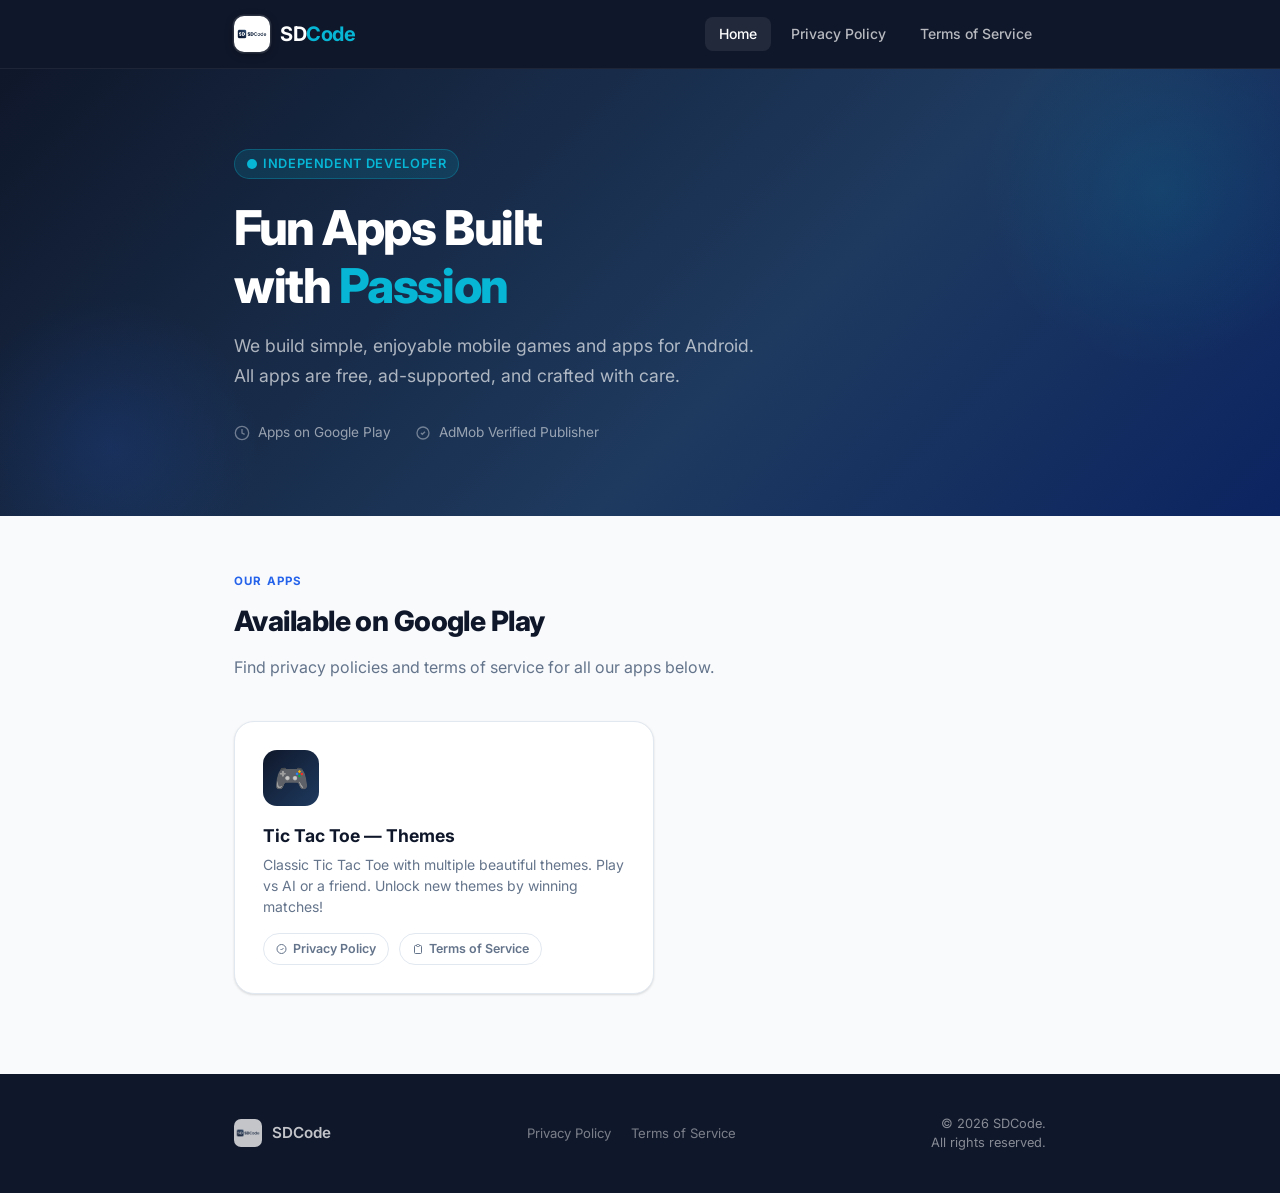
<file: index.html>
<!DOCTYPE html>
<html lang="en">
<head>
  <meta charset="UTF-8" />
  <meta name="viewport" content="width=device-width, initial-scale=1.0" />
  <title>SDCode — Mobile App Developer</title>
  <meta name="description" content="SDCode is an independent mobile app developer publishing fun, free Android games on Google Play." />
  <meta name="robots" content="index, follow" />
  <link rel="canonical" href="https://sdcode-official.github.io/" />

  <!-- Open Graph -->
  <meta property="og:type" content="website" />
  <meta property="og:url" content="https://sdcode-official.github.io/" />
  <meta property="og:title" content="SDCode — Mobile App Developer" />
  <meta property="og:description" content="SDCode is an independent mobile app developer publishing fun, free Android games on Google Play." />
  <meta property="og:image" content="https://sdcode-official.github.io/assets/images/logo.png" />

  <!-- Favicon -->
  <link rel="icon" type="image/png" href="/assets/images/logo.png" />

  <link rel="stylesheet" href="/assets/css/style.css" />
</head>
<body>

  <!-- ── Header ── -->
  <header class="site-header">
    <div class="container">
      <a href="/" class="site-logo">
        <img src="/assets/images/logo.png" alt="SDCode Logo" width="36" height="36" />
        <span class="site-logo-text">SD<span>Code</span></span>
      </a>
      <nav class="site-nav" aria-label="Main navigation">
        <a href="/" class="active">Home</a>
        <a href="/privacy-policy/tic-tac-toe/">Privacy Policy</a>
        <a href="/terms-of-service/tic-tac-toe/">Terms of Service</a>
      </nav>
    </div>
  </header>

  <!-- ── Hero ── -->
  <section class="hero">
    <div class="container">
      <div class="hero-badge">
        <svg width="10" height="10" viewBox="0 0 10 10" fill="currentColor" aria-hidden="true"><circle cx="5" cy="5" r="5"/></svg>
        Independent Developer
      </div>
      <h1>Fun Apps Built<br />with <span>Passion</span></h1>
      <p>We build simple, enjoyable mobile games and apps for Android. All apps are free, ad-supported, and crafted with care.</p>
      <div class="hero-meta">
        <div class="hero-meta-item">
          <svg width="16" height="16" fill="none" stroke="currentColor" stroke-width="2" viewBox="0 0 24 24" aria-hidden="true"><path d="M12 2C6.48 2 2 6.48 2 12s4.48 10 10 10 10-4.48 10-10S17.52 2 12 2z"/><path d="M12 6v6l4 2"/></svg>
          Apps on Google Play
        </div>
        <div class="hero-meta-item">
          <svg width="16" height="16" fill="none" stroke="currentColor" stroke-width="2" viewBox="0 0 24 24" aria-hidden="true"><path d="M9 12l2 2 4-4"/><path d="M21 12c0 4.97-4.03 9-9 9S3 16.97 3 12 7.03 3 12 3s9 4.03 9 9z"/></svg>
          AdMob Verified Publisher
        </div>
      </div>
    </div>
  </section>

  <!-- ── Apps ── -->
  <main class="page-content" id="main-content">
    <div class="container">
      <p class="section-heading">Our Apps</p>
      <h2 class="section-title">Available on Google Play</h2>
      <p class="section-subtitle">Find privacy policies and terms of service for all our apps below.</p>

      <div class="apps-grid apps-grid--single">

        <!-- Tic Tac Toe — Themes -->
        <div class="app-card">
          <div class="app-card-icon" aria-hidden="true">🎮</div>
          <div>
            <div class="app-card-name">Tic Tac Toe — Themes</div>
            <div class="app-card-desc">Classic Tic Tac Toe with multiple beautiful themes. Play vs AI or a friend. Unlock new themes by winning matches!</div>
          </div>
          <div class="app-card-links">
            <a href="/privacy-policy/tic-tac-toe/" class="link-pill">
              <svg width="12" height="12" fill="none" stroke="currentColor" stroke-width="2" viewBox="0 0 24 24" aria-hidden="true"><path d="M9 12l2 2 4-4m5 2a9 9 0 11-18 0 9 9 0 0118 0z"/></svg>
              Privacy Policy
            </a>
            <a href="/terms-of-service/tic-tac-toe/" class="link-pill">
              <svg width="12" height="12" fill="none" stroke="currentColor" stroke-width="2" viewBox="0 0 24 24" aria-hidden="true"><path d="M9 5H7a2 2 0 00-2 2v12a2 2 0 002 2h10a2 2 0 002-2V7a2 2 0 00-2-2h-2M9 5a2 2 0 002 2h2a2 2 0 002-2M9 5a2 2 0 012-2h2a2 2 0 012 2"/></svg>
              Terms of Service
            </a>
          </div>
        </div>

      </div>
    </div>
  </main>

  <!-- ── Footer ── -->
  <footer class="site-footer">
    <div class="container">
      <div class="footer-inner">
        <div class="footer-brand">
          <img src="/assets/images/logo.png" alt="SDCode" width="28" height="28" />
          <span class="footer-brand-name">SDCode</span>
        </div>
        <div class="footer-links">
          <a href="/privacy-policy/tic-tac-toe/">Privacy Policy</a>
          <a href="/terms-of-service/tic-tac-toe/">Terms of Service</a>
        </div>
        <div class="footer-copy">
          &copy; 2026 SDCode.<br />All rights reserved.
        </div>
      </div>
    </div>
  </footer>

</body>
</html>
</file>
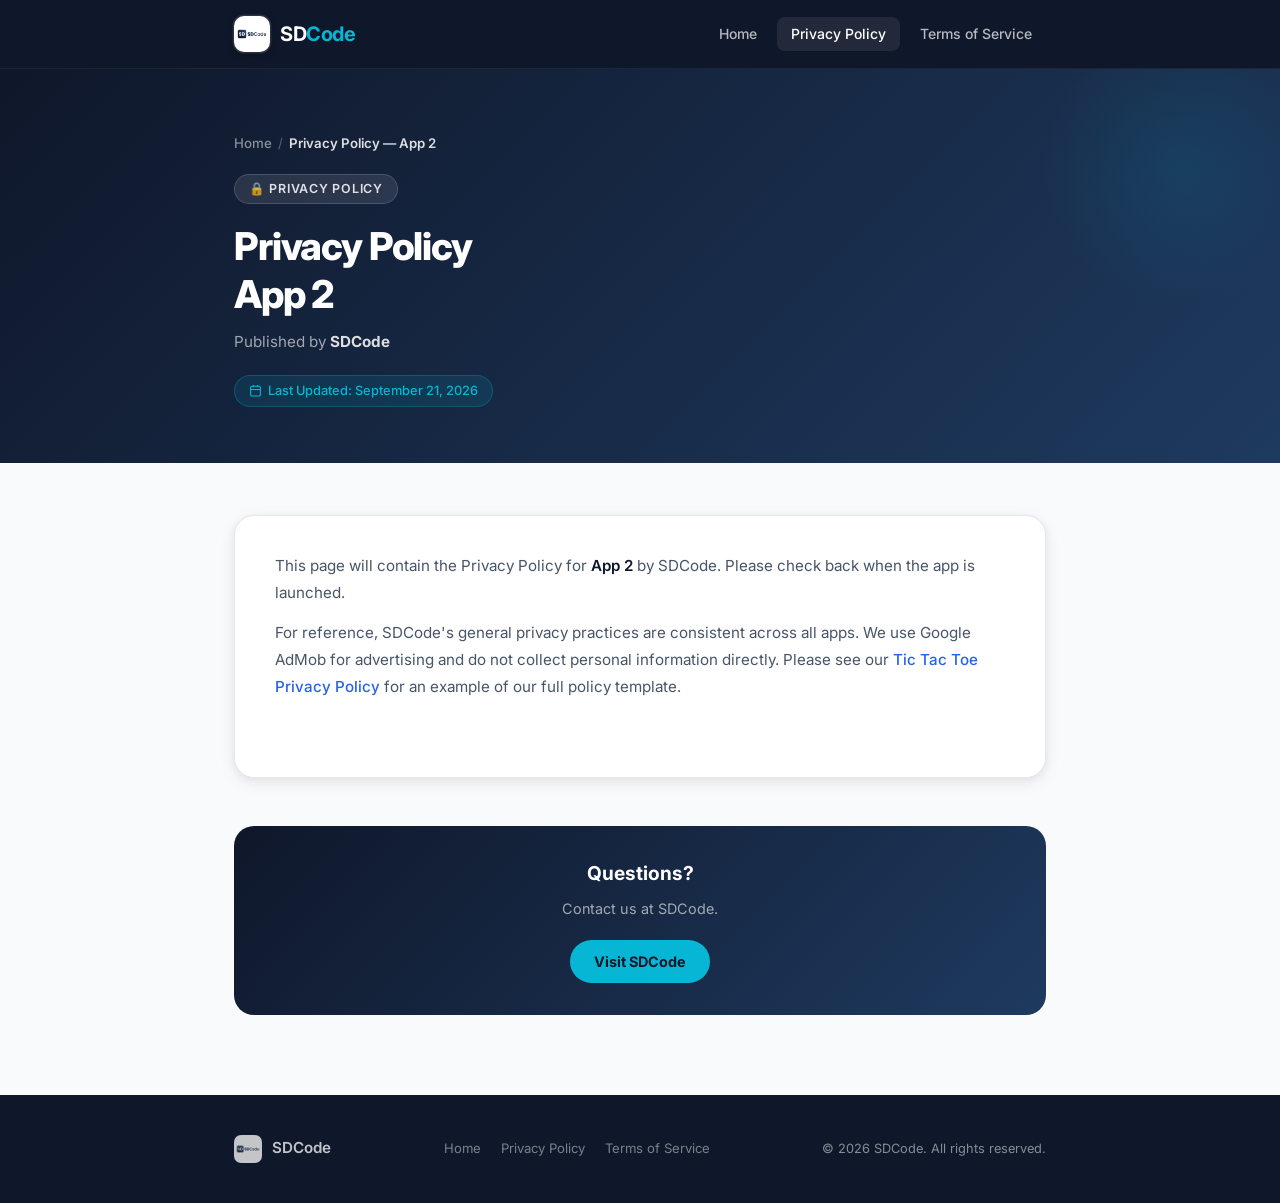
<file: privacy-policy/app-2/index.html>
<!DOCTYPE html>
<html lang="en">
<head>
  <meta charset="UTF-8" />
  <meta name="viewport" content="width=device-width, initial-scale=1.0" />
  <title>Privacy Policy — App 2 | SDCode</title>
  <meta name="description" content="Privacy Policy for App 2 by SDCode." />
  <meta name="robots" content="noindex, nofollow" />
  <link rel="canonical" href="https://sdcode-official.github.io/privacy-policy/app-2/" />
  <link rel="icon" type="image/png" href="/assets/images/logo.png" />
  <link rel="stylesheet" href="/assets/css/style.css" />
</head>
<body>
  <header class="site-header">
    <div class="container">
      <a href="/" class="site-logo">
        <img src="/assets/images/logo.png" alt="SDCode Logo" />
        <span class="site-logo-text">SD<span>Code</span></span>
      </a>
      <nav class="site-nav">
        <a href="/">Home</a>
        <a href="/privacy-policy/app-2/" class="active">Privacy Policy</a>
        <a href="/terms-of-service/app-2/">Terms of Service</a>
      </nav>
    </div>
  </header>
  <section class="policy-header">
    <div class="container">
      <nav class="breadcrumb" style="margin-bottom:20px;padding:0;">
        <a href="/" style="color:rgba(255,255,255,0.5);">Home</a>
        <span class="sep" style="color:rgba(255,255,255,0.3);">/</span>
        <span class="current" style="color:rgba(255,255,255,0.85);">Privacy Policy — App 2</span>
      </nav>
      <div class="policy-badge">🔒 Privacy Policy</div>
      <h1>Privacy Policy<br />App 2</h1>
      <p>Published by <strong style="color:rgba(255,255,255,0.85);">SDCode</strong></p>
      <div class="updated-date">
        <svg width="13" height="13" fill="none" stroke="currentColor" stroke-width="2" viewBox="0 0 24 24"><rect x="3" y="4" width="18" height="18" rx="2"/><path d="M16 2v4M8 2v4M3 10h18"/></svg>
        Last Updated: September 21, 2026
      </div>
    </div>
  </section>
  <main class="policy-body">
    <div class="container">
      <div class="card">
        <div class="policy-section">
          <p>This page will contain the Privacy Policy for <strong>App 2</strong> by SDCode. Please check back when the app is launched.</p>
          <p>For reference, SDCode's general privacy practices are consistent across all apps. We use Google AdMob for advertising and do not collect personal information directly. Please see our <a href="/privacy-policy/tic-tac-toe/">Tic Tac Toe Privacy Policy</a> for an example of our full policy template.</p>
        </div>
      </div>
      <div class="contact-box">
        <h3>Questions?</h3>
        <p>Contact us at SDCode.</p>
        <a href="https://sdcode-official.github.io/" class="btn-contact">Visit SDCode</a>
      </div>
    </div>
  </main>
  <footer class="site-footer">
    <div class="container">
      <div class="footer-inner">
        <div class="footer-brand">
          <img src="/assets/images/logo.png" alt="SDCode" />
          <span class="footer-brand-name">SDCode</span>
        </div>
        <div class="footer-links">
          <a href="/">Home</a>
          <a href="/privacy-policy/app-2/">Privacy Policy</a>
          <a href="/terms-of-service/app-2/">Terms of Service</a>
        </div>
        <div class="footer-copy">&copy; 2026 SDCode. All rights reserved.</div>
      </div>
    </div>
  </footer>
</body>
</html>
</file>
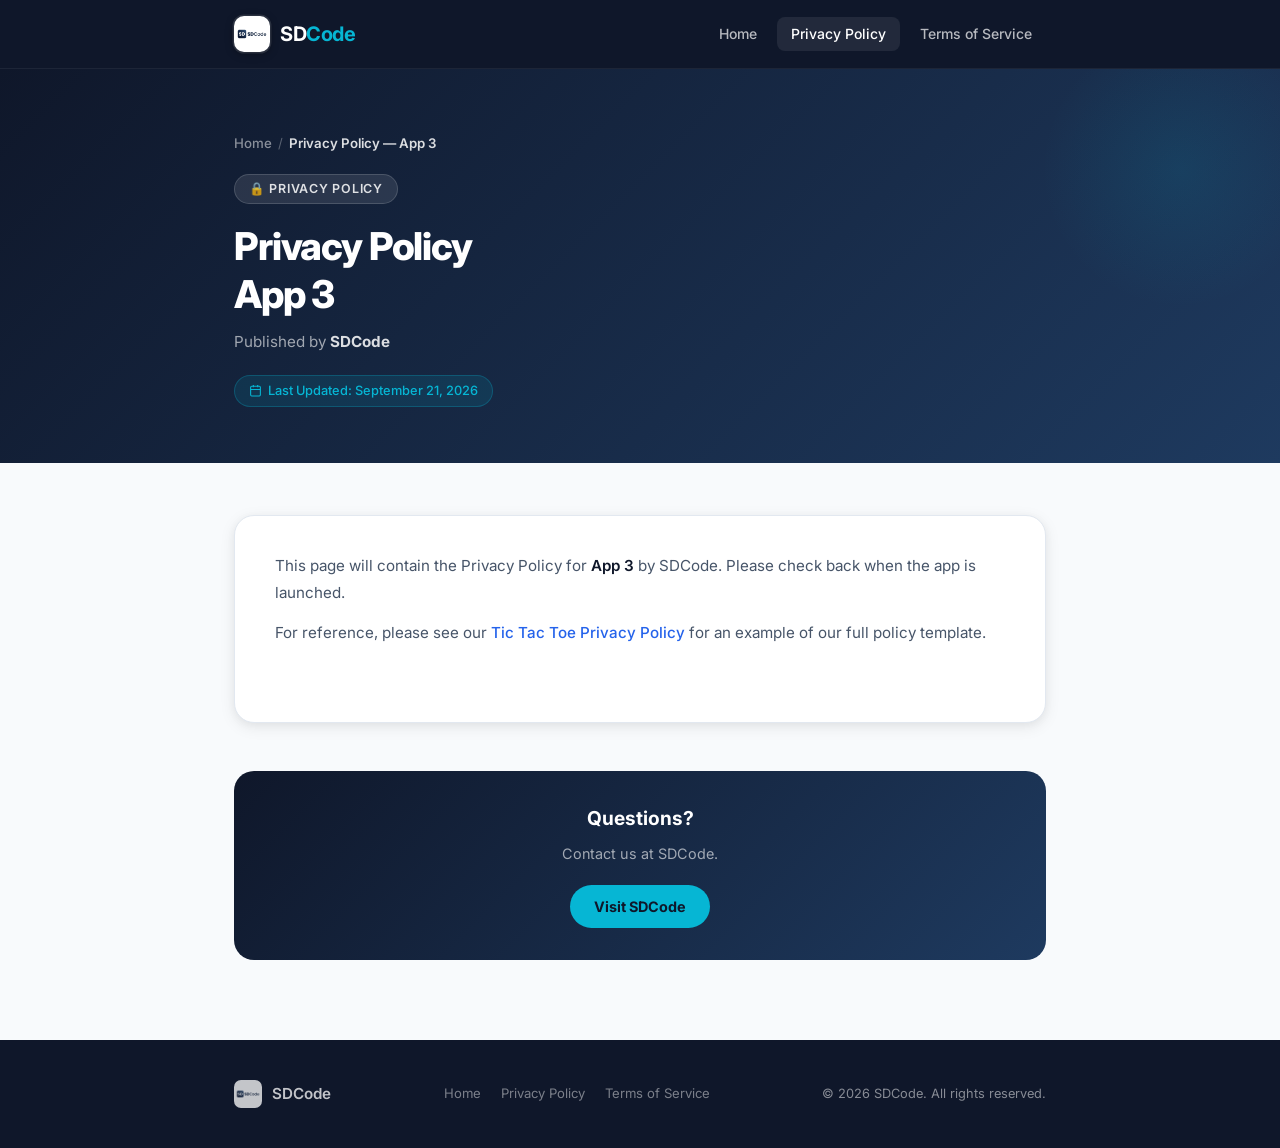
<file: privacy-policy/app-3/index.html>
<!DOCTYPE html>
<html lang="en">
<head>
  <meta charset="UTF-8" />
  <meta name="viewport" content="width=device-width, initial-scale=1.0" />
  <title>Privacy Policy — App 3 | SDCode</title>
  <meta name="description" content="Privacy Policy for App 3 by SDCode." />
  <meta name="robots" content="noindex, nofollow" />
  <link rel="canonical" href="https://sdcode-official.github.io/privacy-policy/app-3/" />
  <link rel="icon" type="image/png" href="/assets/images/logo.png" />
  <link rel="stylesheet" href="/assets/css/style.css" />
</head>
<body>
  <header class="site-header">
    <div class="container">
      <a href="/" class="site-logo">
        <img src="/assets/images/logo.png" alt="SDCode Logo" />
        <span class="site-logo-text">SD<span>Code</span></span>
      </a>
      <nav class="site-nav">
        <a href="/">Home</a>
        <a href="/privacy-policy/app-3/" class="active">Privacy Policy</a>
        <a href="/terms-of-service/app-3/">Terms of Service</a>
      </nav>
    </div>
  </header>
  <section class="policy-header">
    <div class="container">
      <nav class="breadcrumb" style="margin-bottom:20px;padding:0;">
        <a href="/" style="color:rgba(255,255,255,0.5);">Home</a>
        <span class="sep" style="color:rgba(255,255,255,0.3);">/</span>
        <span class="current" style="color:rgba(255,255,255,0.85);">Privacy Policy — App 3</span>
      </nav>
      <div class="policy-badge">🔒 Privacy Policy</div>
      <h1>Privacy Policy<br />App 3</h1>
      <p>Published by <strong style="color:rgba(255,255,255,0.85);">SDCode</strong></p>
      <div class="updated-date">
        <svg width="13" height="13" fill="none" stroke="currentColor" stroke-width="2" viewBox="0 0 24 24"><rect x="3" y="4" width="18" height="18" rx="2"/><path d="M16 2v4M8 2v4M3 10h18"/></svg>
        Last Updated: September 21, 2026
      </div>
    </div>
  </section>
  <main class="policy-body">
    <div class="container">
      <div class="card">
        <div class="policy-section">
          <p>This page will contain the Privacy Policy for <strong>App 3</strong> by SDCode. Please check back when the app is launched.</p>
          <p>For reference, please see our <a href="/privacy-policy/tic-tac-toe/">Tic Tac Toe Privacy Policy</a> for an example of our full policy template.</p>
        </div>
      </div>
      <div class="contact-box">
        <h3>Questions?</h3>
        <p>Contact us at SDCode.</p>
        <a href="https://sdcode-official.github.io/" class="btn-contact">Visit SDCode</a>
      </div>
    </div>
  </main>
  <footer class="site-footer">
    <div class="container">
      <div class="footer-inner">
        <div class="footer-brand">
          <img src="/assets/images/logo.png" alt="SDCode" />
          <span class="footer-brand-name">SDCode</span>
        </div>
        <div class="footer-links">
          <a href="/">Home</a>
          <a href="/privacy-policy/app-3/">Privacy Policy</a>
          <a href="/terms-of-service/app-3/">Terms of Service</a>
        </div>
        <div class="footer-copy">&copy; 2026 SDCode. All rights reserved.</div>
      </div>
    </div>
  </footer>
</body>
</html>
</file>
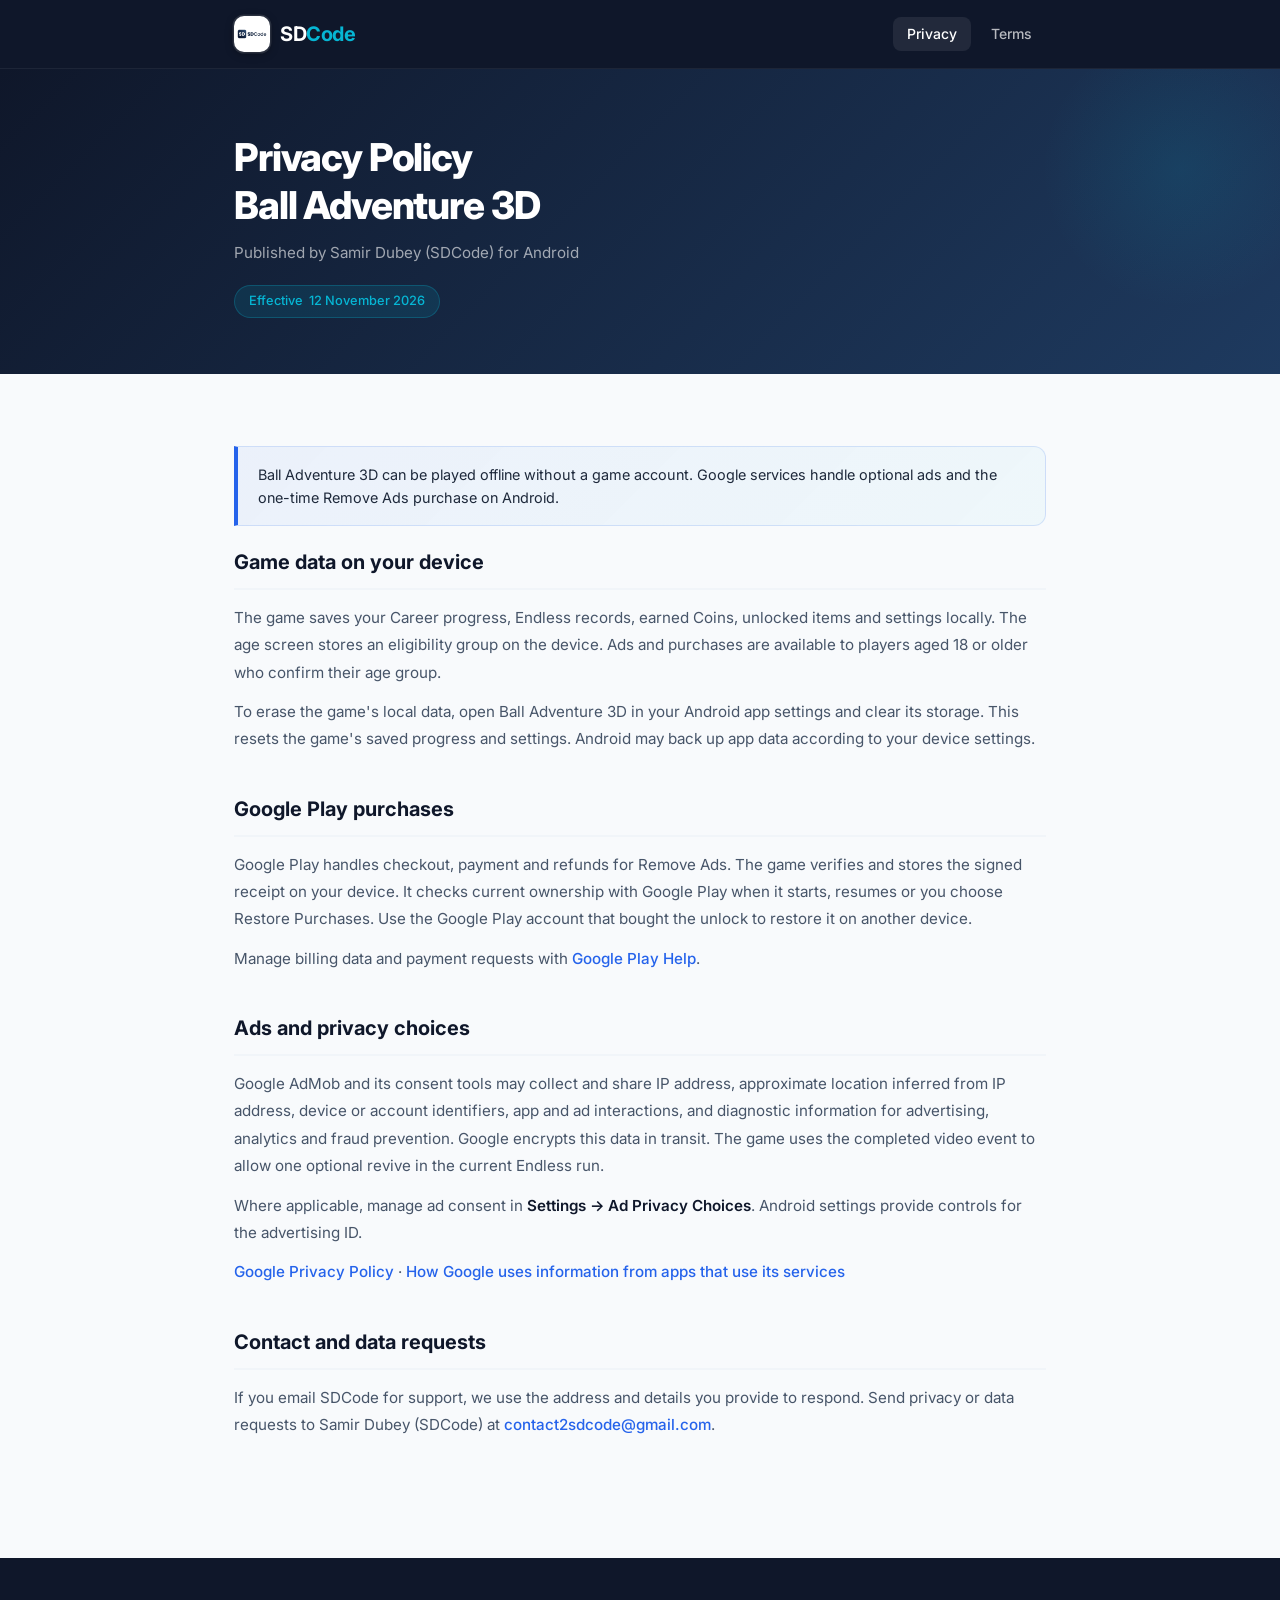
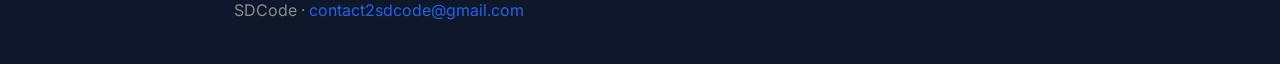
<file: privacy-policy/ball-adventure-3d/index.html>
<!doctype html>
<html lang="en">
<head>
  <meta charset="utf-8">
  <meta name="viewport" content="width=device-width, initial-scale=1">
  <title>Privacy Policy | Ball Adventure 3D</title>
  <meta name="description" content="Privacy Policy for Ball Adventure 3D, the Android game published by SDCode.">
  <link rel="canonical" href="https://sdcode-official.github.io/privacy-policy/ball-adventure-3d/">
  <link rel="icon" href="/assets/images/logo.png" type="image/png">
  <link rel="stylesheet" href="/assets/css/style.css">
</head>
<body>
  <header class="site-header">
    <div class="container">
      <a href="/" class="site-logo"><img src="/assets/images/logo.png" alt="" width="36" height="36"><span class="site-logo-text">SD<span>Code</span></span></a>
      <nav class="site-nav" aria-label="Ball Adventure 3D">
        <a href="/privacy-policy/ball-adventure-3d/" aria-current="page" class="active">Privacy</a>
        <a href="/terms-of-service/ball-adventure-3d/">Terms</a>
      </nav>
    </div>
  </header>
  <div class="policy-header">
    <div class="container">
      <h1>Privacy Policy<br>Ball Adventure 3D</h1>
      <p>Published by Samir Dubey (SDCode) for Android</p>
      <p class="updated-date">Effective <time datetime="2026-11-12">12 November 2026</time></p>
    </div>
  </div>
  <main class="policy-body">
    <div class="container">
      <div class="info-box"><p>Ball Adventure 3D can be played offline without a game account. Google services handle optional ads and the one-time Remove Ads purchase on Android.</p></div>
      <section class="policy-section">
        <h2>Game data on your device</h2>
        <p>The game saves your Career progress, Endless records, earned Coins, unlocked items and settings locally. The age screen stores an eligibility group on the device. Ads and purchases are available to players aged 18 or older who confirm their age group.</p>
        <p>To erase the game's local data, open Ball Adventure 3D in your Android app settings and clear its storage. This resets the game's saved progress and settings. Android may back up app data according to your device settings.</p>
      </section>
      <section class="policy-section">
        <h2>Google Play purchases</h2>
        <p>Google Play handles checkout, payment and refunds for Remove Ads. The game verifies and stores the signed receipt on your device. It checks current ownership with Google Play when it starts, resumes or you choose Restore Purchases. Use the Google Play account that bought the unlock to restore it on another device.</p>
        <p>Manage billing data and payment requests with <a href="https://support.google.com/googleplay/">Google Play Help</a>.</p>
      </section>
      <section class="policy-section">
        <h2>Ads and privacy choices</h2>
        <p>Google AdMob and its consent tools may collect and share IP address, approximate location inferred from IP address, device or account identifiers, app and ad interactions, and diagnostic information for advertising, analytics and fraud prevention. Google encrypts this data in transit. The game uses the completed video event to allow one optional revive in the current Endless run.</p>
        <p>Where applicable, manage ad consent in <strong>Settings → Ad Privacy Choices</strong>. Android settings provide controls for the advertising ID.</p>
        <p><a href="https://policies.google.com/privacy">Google Privacy Policy</a> · <a href="https://policies.google.com/technologies/partner-sites">How Google uses information from apps that use its services</a></p>
      </section>
      <section class="policy-section">
        <h2>Contact and data requests</h2>
        <p>If you email SDCode for support, we use the address and details you provide to respond. Send privacy or data requests to Samir Dubey (SDCode) at <a href="mailto:contact2sdcode@gmail.com">contact2sdcode@gmail.com</a>.</p>
      </section>
    </div>
  </main>
  <footer class="site-footer"><div class="container"><p>SDCode · <a href="mailto:contact2sdcode@gmail.com">contact2sdcode@gmail.com</a></p></div></footer>
</body>
</html>
</file>
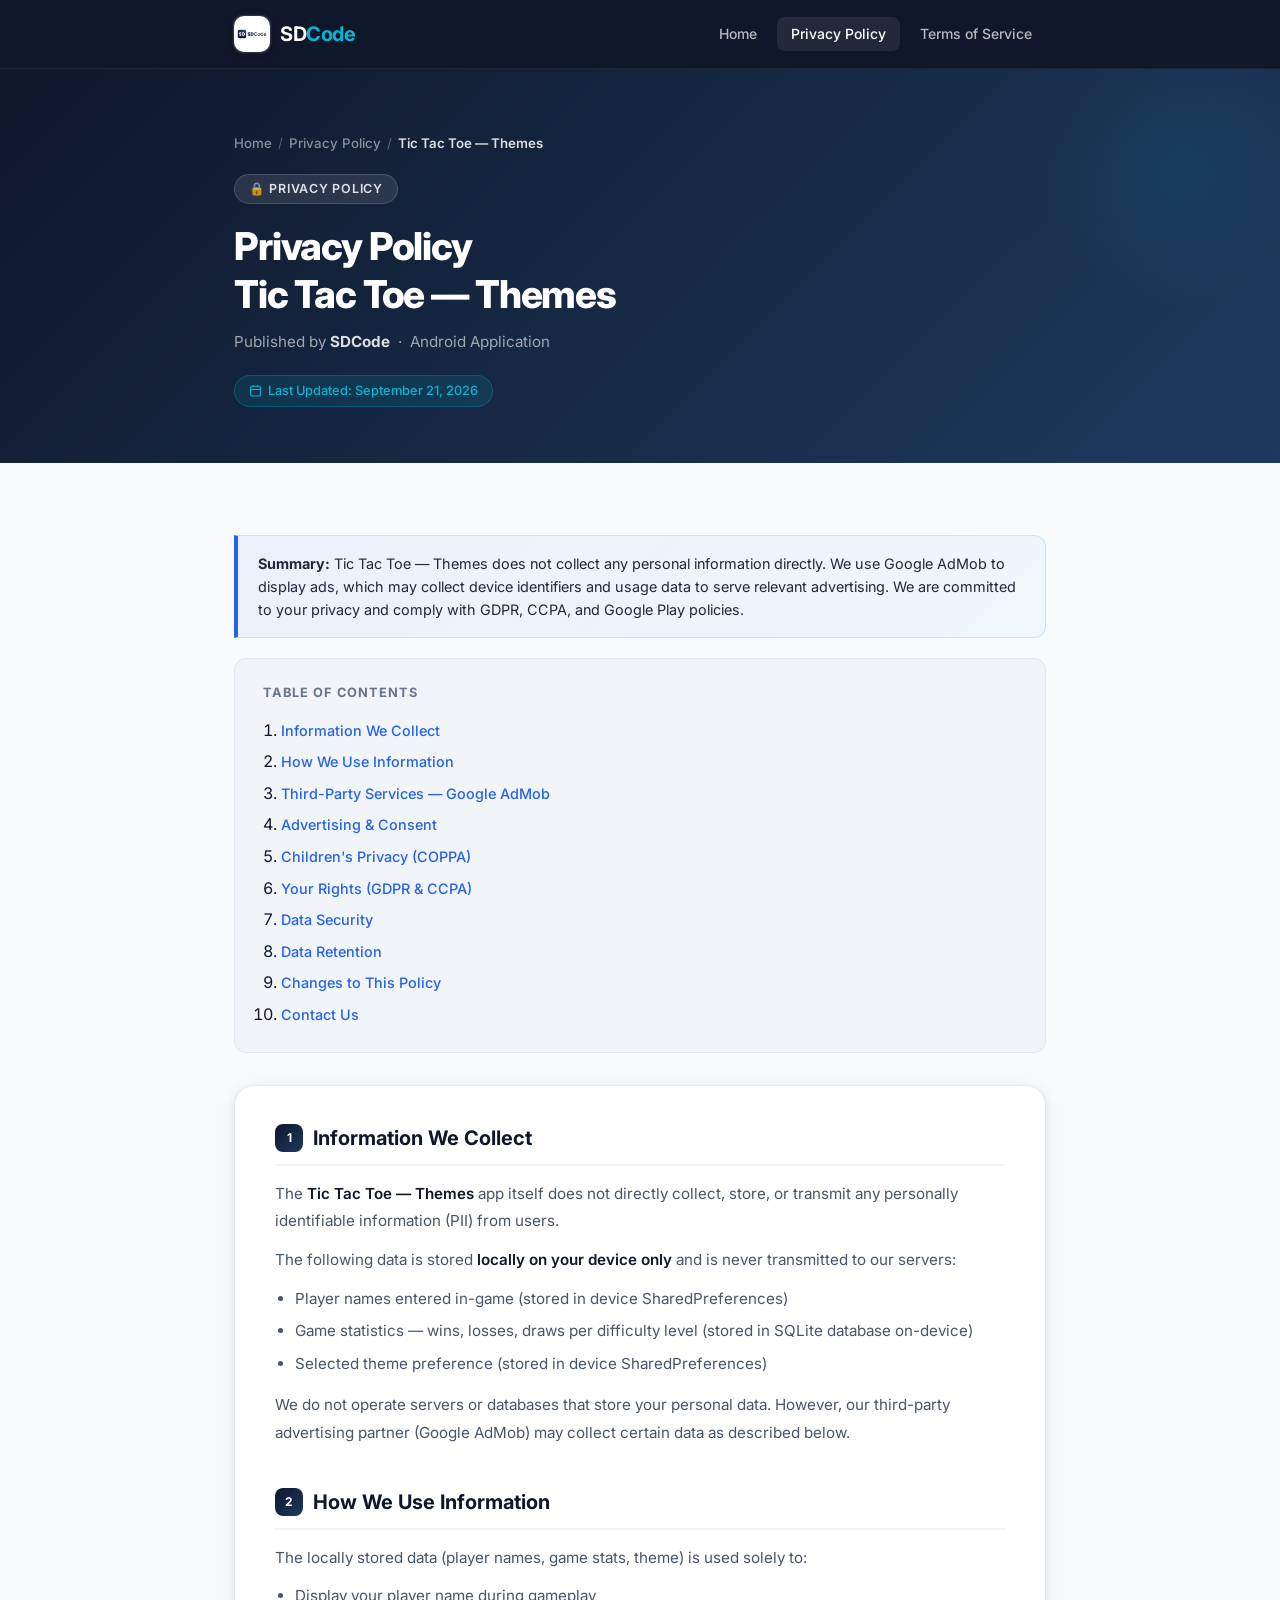
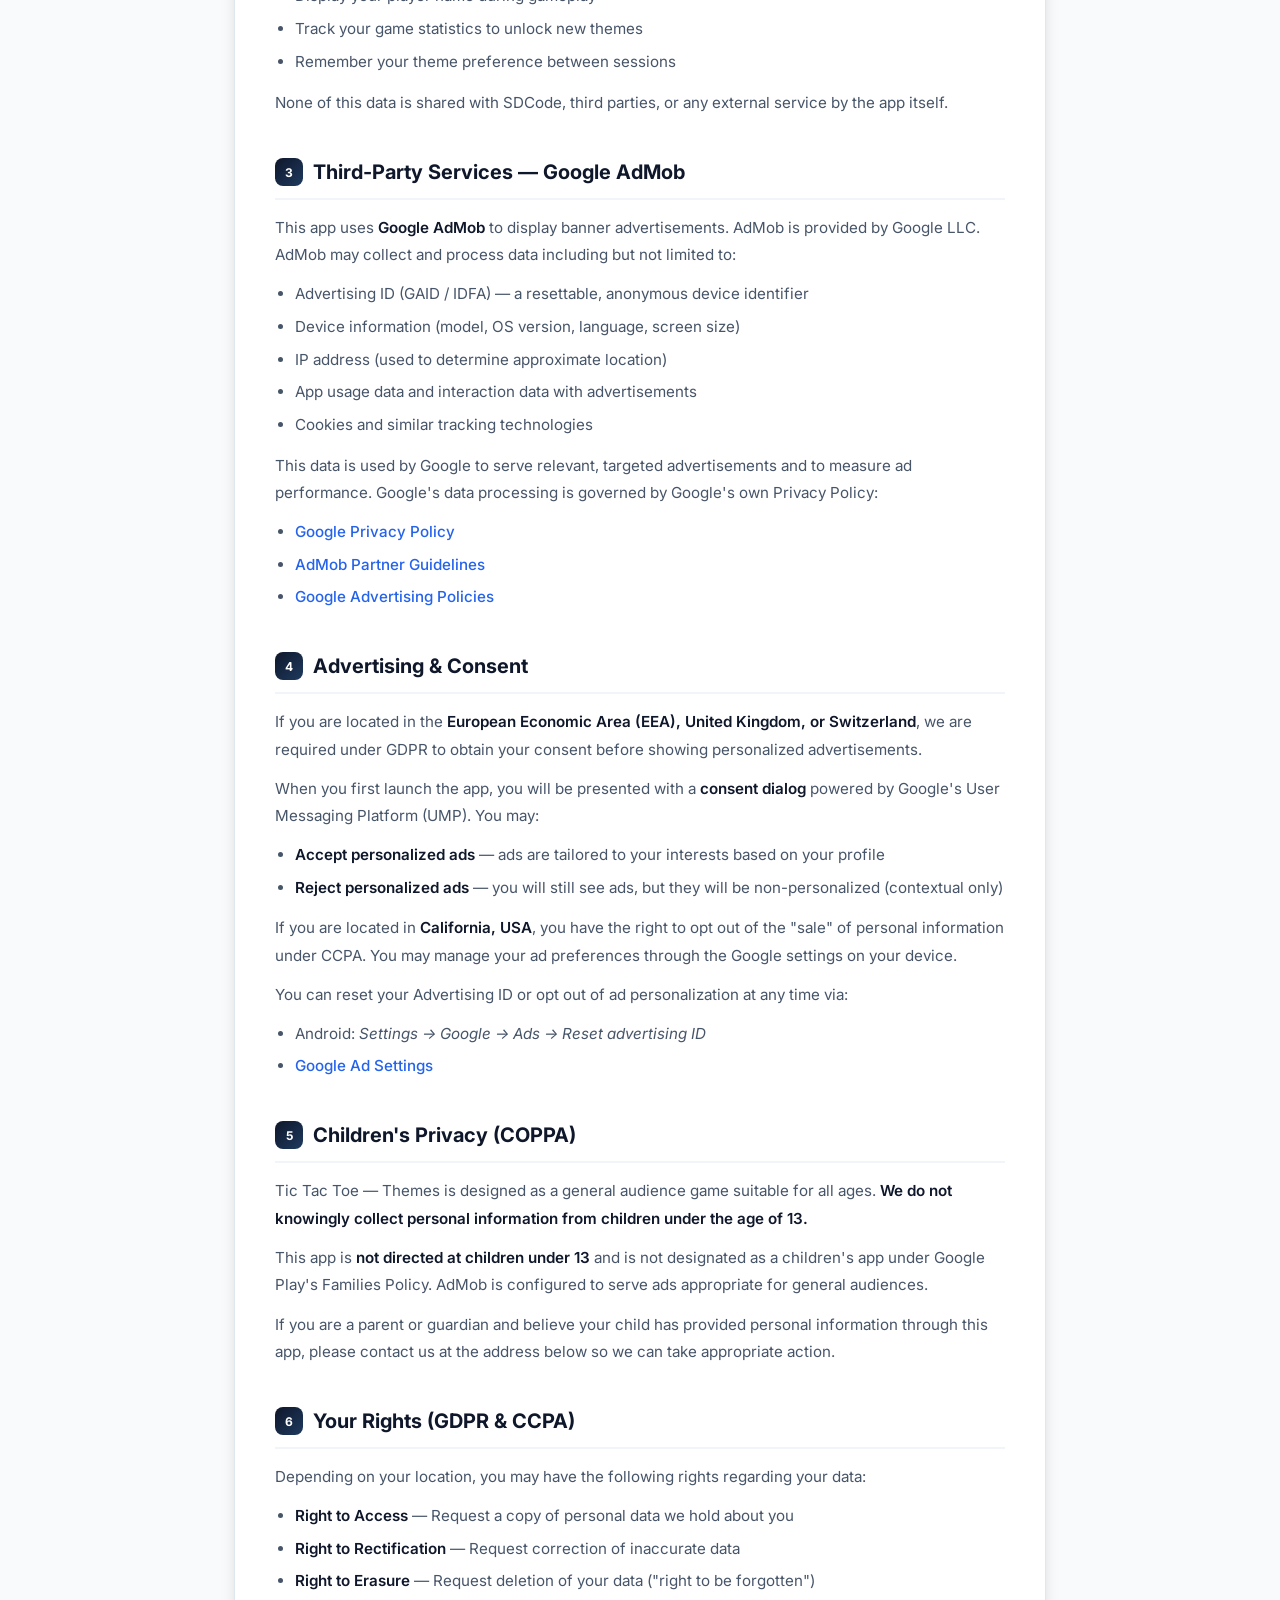
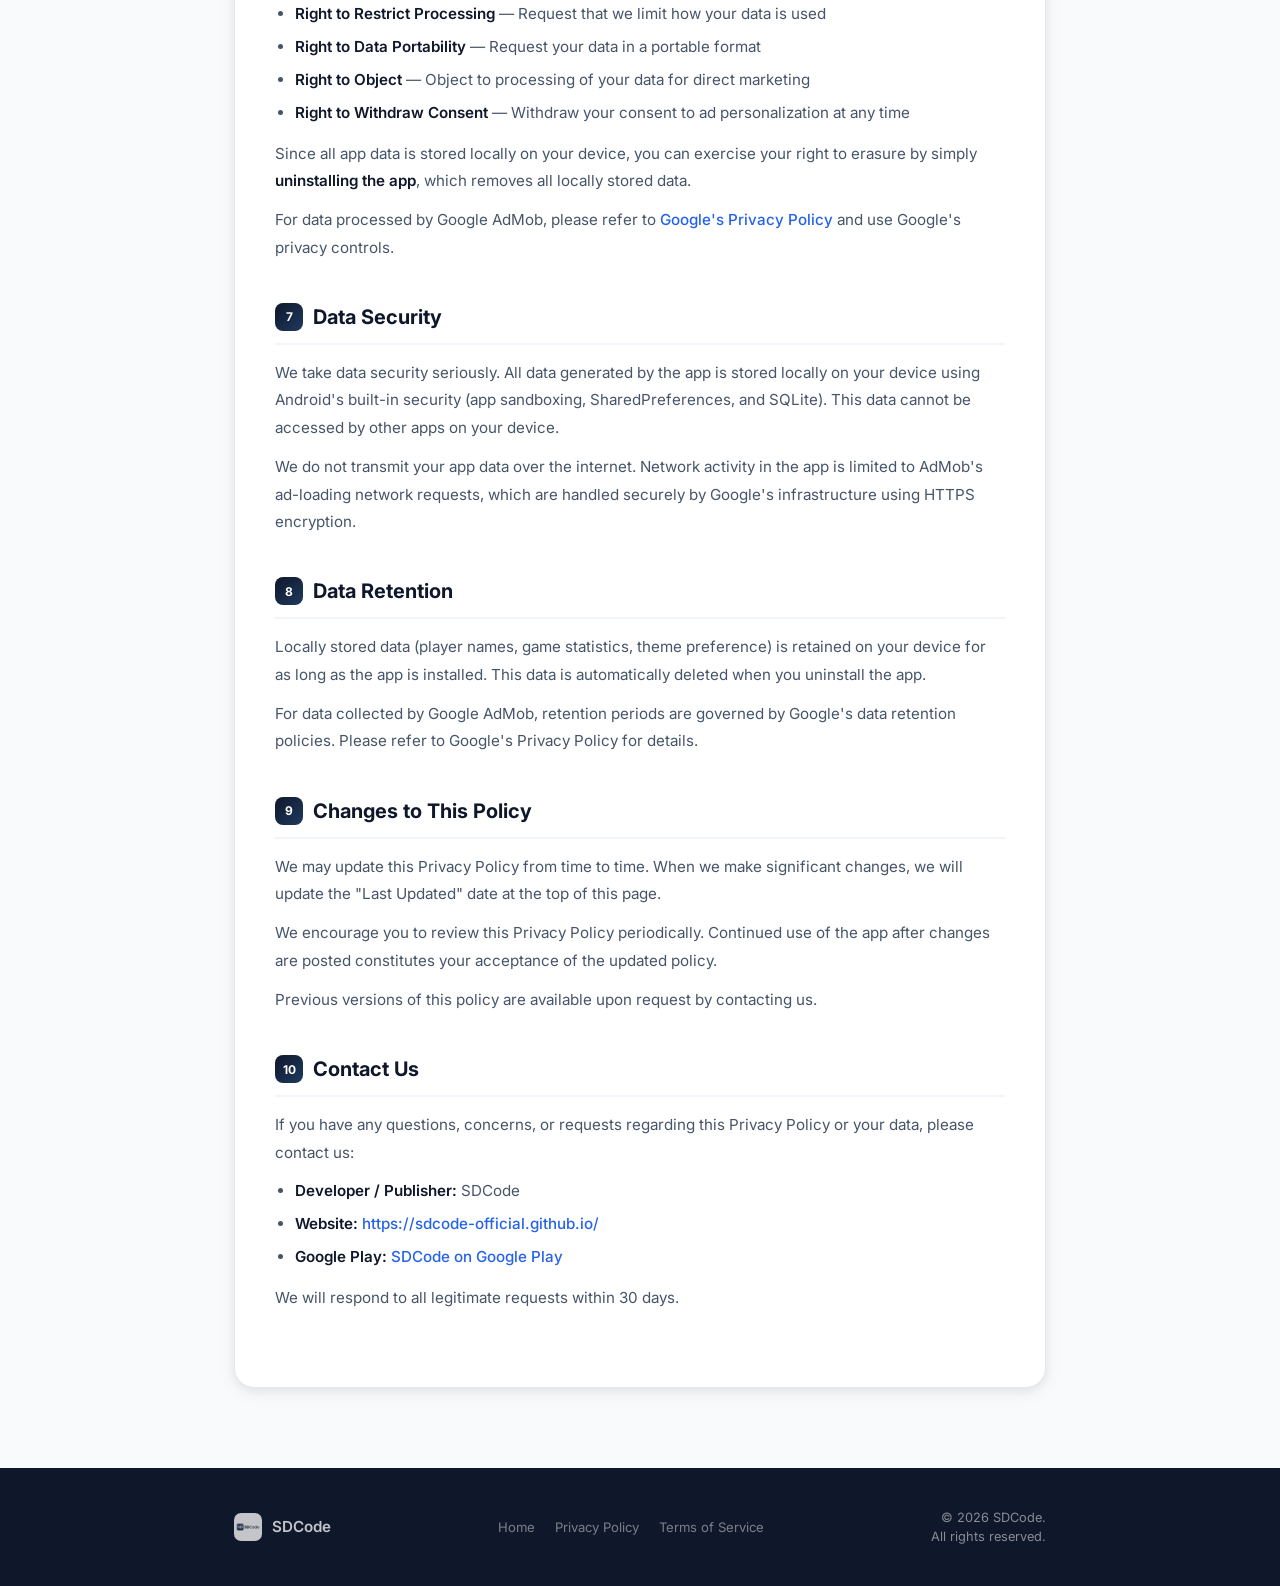
<file: privacy-policy/tic-tac-toe/index.html>
<!DOCTYPE html>
<html lang="en">
<head>
  <meta charset="UTF-8" />
  <meta name="viewport" content="width=device-width, initial-scale=1.0" />
  <title>Privacy Policy — Tic Tac Toe Themes | SDCode</title>
  <meta name="description" content="Privacy Policy for Tic Tac Toe — Themes by SDCode. Learn how we handle your data, including AdMob advertising and analytics." />
  <meta name="robots" content="index, follow" />
  <link rel="canonical" href="https://sdcode-official.github.io/privacy-policy/tic-tac-toe/" />

  <!-- Open Graph -->
  <meta property="og:type" content="website" />
  <meta property="og:url" content="https://sdcode-official.github.io/privacy-policy/tic-tac-toe/" />
  <meta property="og:title" content="Privacy Policy — Tic Tac Toe Themes | SDCode" />
  <meta property="og:description" content="Privacy Policy for Tic Tac Toe — Themes by SDCode." />

  <link rel="icon" type="image/png" href="/assets/images/logo.png" />
  <link rel="stylesheet" href="/assets/css/style.css" />
</head>
<body>

  <!-- ── Header ── -->
  <header class="site-header">
    <div class="container">
      <a href="/" class="site-logo">
        <img src="/assets/images/logo.png" alt="SDCode Logo" />
        <span class="site-logo-text">SD<span>Code</span></span>
      </a>
      <nav class="site-nav">
        <a href="/">Home</a>
        <a href="/privacy-policy/tic-tac-toe/" class="active">Privacy Policy</a>
        <a href="/terms-of-service/tic-tac-toe/">Terms of Service</a>
      </nav>
    </div>
  </header>

  <!-- ── Policy Header ── -->
  <section class="policy-header">
    <div class="container">
      <!-- Breadcrumb -->
      <nav class="breadcrumb" style="margin-bottom:20px; padding:0;">
        <a href="/" style="color:rgba(255,255,255,0.5);">Home</a>
        <span class="sep" style="color:rgba(255,255,255,0.3);">/</span>
        <a href="/privacy-policy/tic-tac-toe/" style="color:rgba(255,255,255,0.5);">Privacy Policy</a>
        <span class="sep" style="color:rgba(255,255,255,0.3);">/</span>
        <span class="current" style="color:rgba(255,255,255,0.85);">Tic Tac Toe — Themes</span>
      </nav>
      <div class="policy-badge">🔒 Privacy Policy</div>
      <h1>Privacy Policy<br />Tic Tac Toe — Themes</h1>
      <p>Published by <strong style="color:rgba(255,255,255,0.85);">SDCode</strong> &nbsp;·&nbsp; Android Application</p>
      <div class="updated-date">
        <svg width="13" height="13" fill="none" stroke="currentColor" stroke-width="2" viewBox="0 0 24 24"><rect x="3" y="4" width="18" height="18" rx="2"/><path d="M16 2v4M8 2v4M3 10h18"/></svg>
        Last Updated: September 21, 2026
      </div>
    </div>
  </section>

  <!-- ── Policy Body ── -->
  <main class="policy-body">
    <div class="container">

      <!-- Info Box -->
      <div class="info-box">
        <p><strong>Summary:</strong> Tic Tac Toe — Themes does not collect any personal information directly. We use Google AdMob to display ads, which may collect device identifiers and usage data to serve relevant advertising. We are committed to your privacy and comply with GDPR, CCPA, and Google Play policies.</p>
      </div>

      <!-- Table of Contents -->
      <div class="policy-toc">
        <h3>Table of Contents</h3>
        <ol>
          <li><a href="#s1">Information We Collect</a></li>
          <li><a href="#s2">How We Use Information</a></li>
          <li><a href="#s3">Third-Party Services — Google AdMob</a></li>
          <li><a href="#s4">Advertising &amp; Consent</a></li>
          <li><a href="#s5">Children's Privacy (COPPA)</a></li>
          <li><a href="#s6">Your Rights (GDPR &amp; CCPA)</a></li>
          <li><a href="#s7">Data Security</a></li>
          <li><a href="#s8">Data Retention</a></li>
          <li><a href="#s9">Changes to This Policy</a></li>
          <li><a href="#s10">Contact Us</a></li>
        </ol>
      </div>

      <!-- Card -->
      <div class="card">

        <!-- Section 1 -->
        <section class="policy-section" id="s1">
          <h2><span class="section-num">1</span> Information We Collect</h2>
          <p>The <strong>Tic Tac Toe — Themes</strong> app itself does not directly collect, store, or transmit any personally identifiable information (PII) from users.</p>
          <p>The following data is stored <strong>locally on your device only</strong> and is never transmitted to our servers:</p>
          <ul>
            <li>Player names entered in-game (stored in device SharedPreferences)</li>
            <li>Game statistics — wins, losses, draws per difficulty level (stored in SQLite database on-device)</li>
            <li>Selected theme preference (stored in device SharedPreferences)</li>
          </ul>
          <p>We do not operate servers or databases that store your personal data. However, our third-party advertising partner (Google AdMob) may collect certain data as described below.</p>
        </section>

        <!-- Section 2 -->
        <section class="policy-section" id="s2">
          <h2><span class="section-num">2</span> How We Use Information</h2>
          <p>The locally stored data (player names, game stats, theme) is used solely to:</p>
          <ul>
            <li>Display your player name during gameplay</li>
            <li>Track your game statistics to unlock new themes</li>
            <li>Remember your theme preference between sessions</li>
          </ul>
          <p>None of this data is shared with SDCode, third parties, or any external service by the app itself.</p>
        </section>

        <!-- Section 3 -->
        <section class="policy-section" id="s3">
          <h2><span class="section-num">3</span> Third-Party Services — Google AdMob</h2>
          <p>This app uses <strong>Google AdMob</strong> to display banner advertisements. AdMob is provided by Google LLC. AdMob may collect and process data including but not limited to:</p>
          <ul>
            <li>Advertising ID (GAID / IDFA) — a resettable, anonymous device identifier</li>
            <li>Device information (model, OS version, language, screen size)</li>
            <li>IP address (used to determine approximate location)</li>
            <li>App usage data and interaction data with advertisements</li>
            <li>Cookies and similar tracking technologies</li>
          </ul>
          <p>This data is used by Google to serve relevant, targeted advertisements and to measure ad performance. Google's data processing is governed by Google's own Privacy Policy:</p>
          <ul>
            <li><a href="https://policies.google.com/privacy" target="_blank" rel="noopener noreferrer">Google Privacy Policy</a></li>
            <li><a href="https://support.google.com/admob/answer/6128543" target="_blank" rel="noopener noreferrer">AdMob Partner Guidelines</a></li>
            <li><a href="https://policies.google.com/technologies/ads" target="_blank" rel="noopener noreferrer">Google Advertising Policies</a></li>
          </ul>
        </section>

        <!-- Section 4 -->
        <section class="policy-section" id="s4">
          <h2><span class="section-num">4</span> Advertising &amp; Consent</h2>
          <p>If you are located in the <strong>European Economic Area (EEA), United Kingdom, or Switzerland</strong>, we are required under GDPR to obtain your consent before showing personalized advertisements.</p>
          <p>When you first launch the app, you will be presented with a <strong>consent dialog</strong> powered by Google's User Messaging Platform (UMP). You may:</p>
          <ul>
            <li><strong>Accept personalized ads</strong> — ads are tailored to your interests based on your profile</li>
            <li><strong>Reject personalized ads</strong> — you will still see ads, but they will be non-personalized (contextual only)</li>
          </ul>
          <p>If you are located in <strong>California, USA</strong>, you have the right to opt out of the "sale" of personal information under CCPA. You may manage your ad preferences through the Google settings on your device.</p>
          <p>You can reset your Advertising ID or opt out of ad personalization at any time via:</p>
          <ul>
            <li>Android: <em>Settings → Google → Ads → Reset advertising ID</em></li>
            <li><a href="https://adssettings.google.com/" target="_blank" rel="noopener noreferrer">Google Ad Settings</a></li>
          </ul>
        </section>

        <!-- Section 5 -->
        <section class="policy-section" id="s5">
          <h2><span class="section-num">5</span> Children's Privacy (COPPA)</h2>
          <p>Tic Tac Toe — Themes is designed as a general audience game suitable for all ages. <strong>We do not knowingly collect personal information from children under the age of 13.</strong></p>
          <p>This app is <strong>not directed at children under 13</strong> and is not designated as a children's app under Google Play's Families Policy. AdMob is configured to serve ads appropriate for general audiences.</p>
          <p>If you are a parent or guardian and believe your child has provided personal information through this app, please contact us at the address below so we can take appropriate action.</p>
        </section>

        <!-- Section 6 -->
        <section class="policy-section" id="s6">
          <h2><span class="section-num">6</span> Your Rights (GDPR &amp; CCPA)</h2>
          <p>Depending on your location, you may have the following rights regarding your data:</p>
          <ul>
            <li><strong>Right to Access</strong> — Request a copy of personal data we hold about you</li>
            <li><strong>Right to Rectification</strong> — Request correction of inaccurate data</li>
            <li><strong>Right to Erasure</strong> — Request deletion of your data ("right to be forgotten")</li>
            <li><strong>Right to Restrict Processing</strong> — Request that we limit how your data is used</li>
            <li><strong>Right to Data Portability</strong> — Request your data in a portable format</li>
            <li><strong>Right to Object</strong> — Object to processing of your data for direct marketing</li>
            <li><strong>Right to Withdraw Consent</strong> — Withdraw your consent to ad personalization at any time</li>
          </ul>
          <p>Since all app data is stored locally on your device, you can exercise your right to erasure by simply <strong>uninstalling the app</strong>, which removes all locally stored data.</p>
          <p>For data processed by Google AdMob, please refer to <a href="https://policies.google.com/privacy" target="_blank" rel="noopener noreferrer">Google's Privacy Policy</a> and use Google's privacy controls.</p>
        </section>

        <!-- Section 7 -->
        <section class="policy-section" id="s7">
          <h2><span class="section-num">7</span> Data Security</h2>
          <p>We take data security seriously. All data generated by the app is stored locally on your device using Android's built-in security (app sandboxing, SharedPreferences, and SQLite). This data cannot be accessed by other apps on your device.</p>
          <p>We do not transmit your app data over the internet. Network activity in the app is limited to AdMob's ad-loading network requests, which are handled securely by Google's infrastructure using HTTPS encryption.</p>
        </section>

        <!-- Section 8 -->
        <section class="policy-section" id="s8">
          <h2><span class="section-num">8</span> Data Retention</h2>
          <p>Locally stored data (player names, game statistics, theme preference) is retained on your device for as long as the app is installed. This data is automatically deleted when you uninstall the app.</p>
          <p>For data collected by Google AdMob, retention periods are governed by Google's data retention policies. Please refer to Google's Privacy Policy for details.</p>
        </section>

        <!-- Section 9 -->
        <section class="policy-section" id="s9">
          <h2><span class="section-num">9</span> Changes to This Policy</h2>
          <p>We may update this Privacy Policy from time to time. When we make significant changes, we will update the "Last Updated" date at the top of this page.</p>
          <p>We encourage you to review this Privacy Policy periodically. Continued use of the app after changes are posted constitutes your acceptance of the updated policy.</p>
          <p>Previous versions of this policy are available upon request by contacting us.</p>
        </section>

        <!-- Section 10 -->
        <section class="policy-section" id="s10">
          <h2><span class="section-num">10</span> Contact Us</h2>
          <p>If you have any questions, concerns, or requests regarding this Privacy Policy or your data, please contact us:</p>
          <ul>
            <li><strong>Developer / Publisher:</strong> SDCode</li>
            <li><strong>Website:</strong> <a href="https://sdcode-official.github.io/">https://sdcode-official.github.io/</a></li>
            <li><strong>Google Play:</strong> <a href="https://play.google.com/store/apps/developer?id=SDCode" target="_blank" rel="noopener noreferrer">SDCode on Google Play</a></li>
          </ul>
          <p>We will respond to all legitimate requests within 30 days.</p>
        </section>

      </div><!-- /card -->


    </div>
  </main>

  <!-- ── Footer ── -->
  <footer class="site-footer">
    <div class="container">
      <div class="footer-inner">
        <div class="footer-brand">
          <img src="/assets/images/logo.png" alt="SDCode" />
          <span class="footer-brand-name">SDCode</span>
        </div>
        <div class="footer-links">
          <a href="/">Home</a>
          <a href="/privacy-policy/tic-tac-toe/">Privacy Policy</a>
          <a href="/terms-of-service/tic-tac-toe/">Terms of Service</a>
        </div>
        <div class="footer-copy">
          &copy; <script>document.write(new Date().getFullYear())</script> SDCode.<br />All rights reserved.
        </div>
      </div>
    </div>
  </footer>

</body>
</html>
</file>
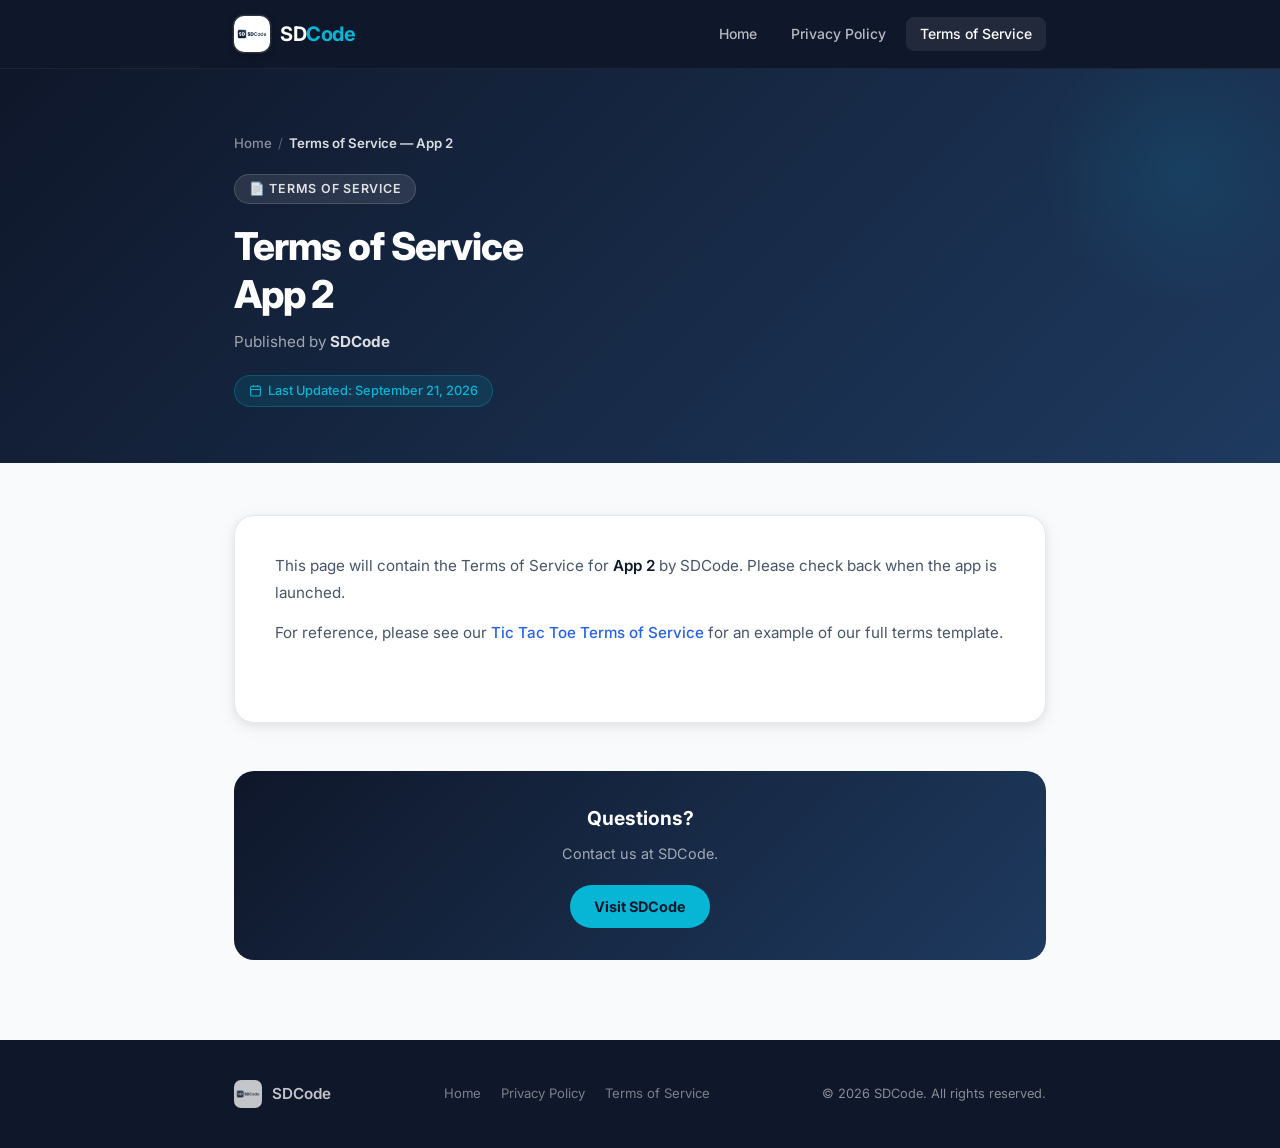
<file: terms-of-service/app-2/index.html>
<!DOCTYPE html>
<html lang="en">
<head>
  <meta charset="UTF-8" />
  <meta name="viewport" content="width=device-width, initial-scale=1.0" />
  <title>Terms of Service — App 2 | SDCode</title>
  <meta name="description" content="Terms of Service for App 2 by SDCode." />
  <meta name="robots" content="noindex, nofollow" />
  <link rel="canonical" href="https://sdcode-official.github.io/terms-of-service/app-2/" />
  <link rel="icon" type="image/png" href="/assets/images/logo.png" />
  <link rel="stylesheet" href="/assets/css/style.css" />
</head>
<body>
  <header class="site-header">
    <div class="container">
      <a href="/" class="site-logo">
        <img src="/assets/images/logo.png" alt="SDCode Logo" />
        <span class="site-logo-text">SD<span>Code</span></span>
      </a>
      <nav class="site-nav">
        <a href="/">Home</a>
        <a href="/privacy-policy/app-2/">Privacy Policy</a>
        <a href="/terms-of-service/app-2/" class="active">Terms of Service</a>
      </nav>
    </div>
  </header>
  <section class="policy-header">
    <div class="container">
      <nav class="breadcrumb" style="margin-bottom:20px;padding:0;">
        <a href="/" style="color:rgba(255,255,255,0.5);">Home</a>
        <span class="sep" style="color:rgba(255,255,255,0.3);">/</span>
        <span class="current" style="color:rgba(255,255,255,0.85);">Terms of Service — App 2</span>
      </nav>
      <div class="policy-badge">📄 Terms of Service</div>
      <h1>Terms of Service<br />App 2</h1>
      <p>Published by <strong style="color:rgba(255,255,255,0.85);">SDCode</strong></p>
      <div class="updated-date">
        <svg width="13" height="13" fill="none" stroke="currentColor" stroke-width="2" viewBox="0 0 24 24"><rect x="3" y="4" width="18" height="18" rx="2"/><path d="M16 2v4M8 2v4M3 10h18"/></svg>
        Last Updated: September 21, 2026
      </div>
    </div>
  </section>
  <main class="policy-body">
    <div class="container">
      <div class="card">
        <div class="policy-section">
          <p>This page will contain the Terms of Service for <strong>App 2</strong> by SDCode. Please check back when the app is launched.</p>
          <p>For reference, please see our <a href="/terms-of-service/tic-tac-toe/">Tic Tac Toe Terms of Service</a> for an example of our full terms template.</p>
        </div>
      </div>
      <div class="contact-box">
        <h3>Questions?</h3>
        <p>Contact us at SDCode.</p>
        <a href="https://sdcode-official.github.io/" class="btn-contact">Visit SDCode</a>
      </div>
    </div>
  </main>
  <footer class="site-footer">
    <div class="container">
      <div class="footer-inner">
        <div class="footer-brand">
          <img src="/assets/images/logo.png" alt="SDCode" />
          <span class="footer-brand-name">SDCode</span>
        </div>
        <div class="footer-links">
          <a href="/">Home</a>
          <a href="/privacy-policy/app-2/">Privacy Policy</a>
          <a href="/terms-of-service/app-2/">Terms of Service</a>
        </div>
        <div class="footer-copy">&copy; 2026 SDCode. All rights reserved.</div>
      </div>
    </div>
  </footer>
</body>
</html>
</file>
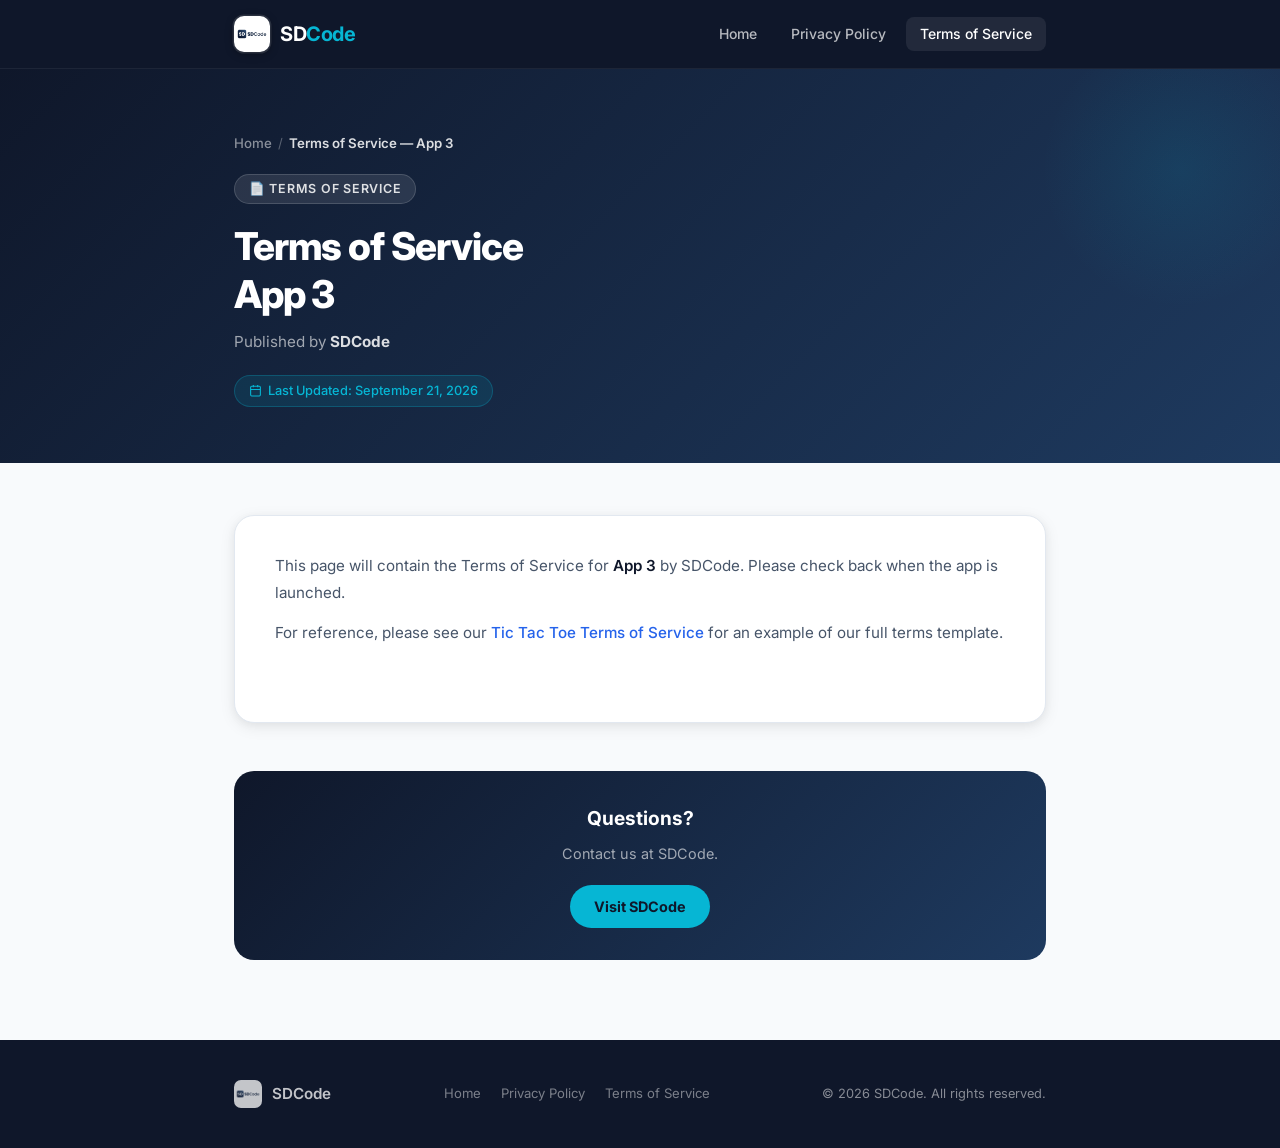
<file: terms-of-service/app-3/index.html>
<!DOCTYPE html>
<html lang="en">
<head>
  <meta charset="UTF-8" />
  <meta name="viewport" content="width=device-width, initial-scale=1.0" />
  <title>Terms of Service — App 3 | SDCode</title>
  <meta name="description" content="Terms of Service for App 3 by SDCode." />
  <meta name="robots" content="noindex, nofollow" />
  <link rel="canonical" href="https://sdcode-official.github.io/terms-of-service/app-3/" />
  <link rel="icon" type="image/png" href="/assets/images/logo.png" />
  <link rel="stylesheet" href="/assets/css/style.css" />
</head>
<body>
  <header class="site-header">
    <div class="container">
      <a href="/" class="site-logo">
        <img src="/assets/images/logo.png" alt="SDCode Logo" />
        <span class="site-logo-text">SD<span>Code</span></span>
      </a>
      <nav class="site-nav">
        <a href="/">Home</a>
        <a href="/privacy-policy/app-3/">Privacy Policy</a>
        <a href="/terms-of-service/app-3/" class="active">Terms of Service</a>
      </nav>
    </div>
  </header>
  <section class="policy-header">
    <div class="container">
      <nav class="breadcrumb" style="margin-bottom:20px;padding:0;">
        <a href="/" style="color:rgba(255,255,255,0.5);">Home</a>
        <span class="sep" style="color:rgba(255,255,255,0.3);">/</span>
        <span class="current" style="color:rgba(255,255,255,0.85);">Terms of Service — App 3</span>
      </nav>
      <div class="policy-badge">📄 Terms of Service</div>
      <h1>Terms of Service<br />App 3</h1>
      <p>Published by <strong style="color:rgba(255,255,255,0.85);">SDCode</strong></p>
      <div class="updated-date">
        <svg width="13" height="13" fill="none" stroke="currentColor" stroke-width="2" viewBox="0 0 24 24"><rect x="3" y="4" width="18" height="18" rx="2"/><path d="M16 2v4M8 2v4M3 10h18"/></svg>
        Last Updated: September 21, 2026
      </div>
    </div>
  </section>
  <main class="policy-body">
    <div class="container">
      <div class="card">
        <div class="policy-section">
          <p>This page will contain the Terms of Service for <strong>App 3</strong> by SDCode. Please check back when the app is launched.</p>
          <p>For reference, please see our <a href="/terms-of-service/tic-tac-toe/">Tic Tac Toe Terms of Service</a> for an example of our full terms template.</p>
        </div>
      </div>
      <div class="contact-box">
        <h3>Questions?</h3>
        <p>Contact us at SDCode.</p>
        <a href="https://sdcode-official.github.io/" class="btn-contact">Visit SDCode</a>
      </div>
    </div>
  </main>
  <footer class="site-footer">
    <div class="container">
      <div class="footer-inner">
        <div class="footer-brand">
          <img src="/assets/images/logo.png" alt="SDCode" />
          <span class="footer-brand-name">SDCode</span>
        </div>
        <div class="footer-links">
          <a href="/">Home</a>
          <a href="/privacy-policy/app-3/">Privacy Policy</a>
          <a href="/terms-of-service/app-3/">Terms of Service</a>
        </div>
        <div class="footer-copy">&copy; 2026 SDCode. All rights reserved.</div>
      </div>
    </div>
  </footer>
</body>
</html>
</file>
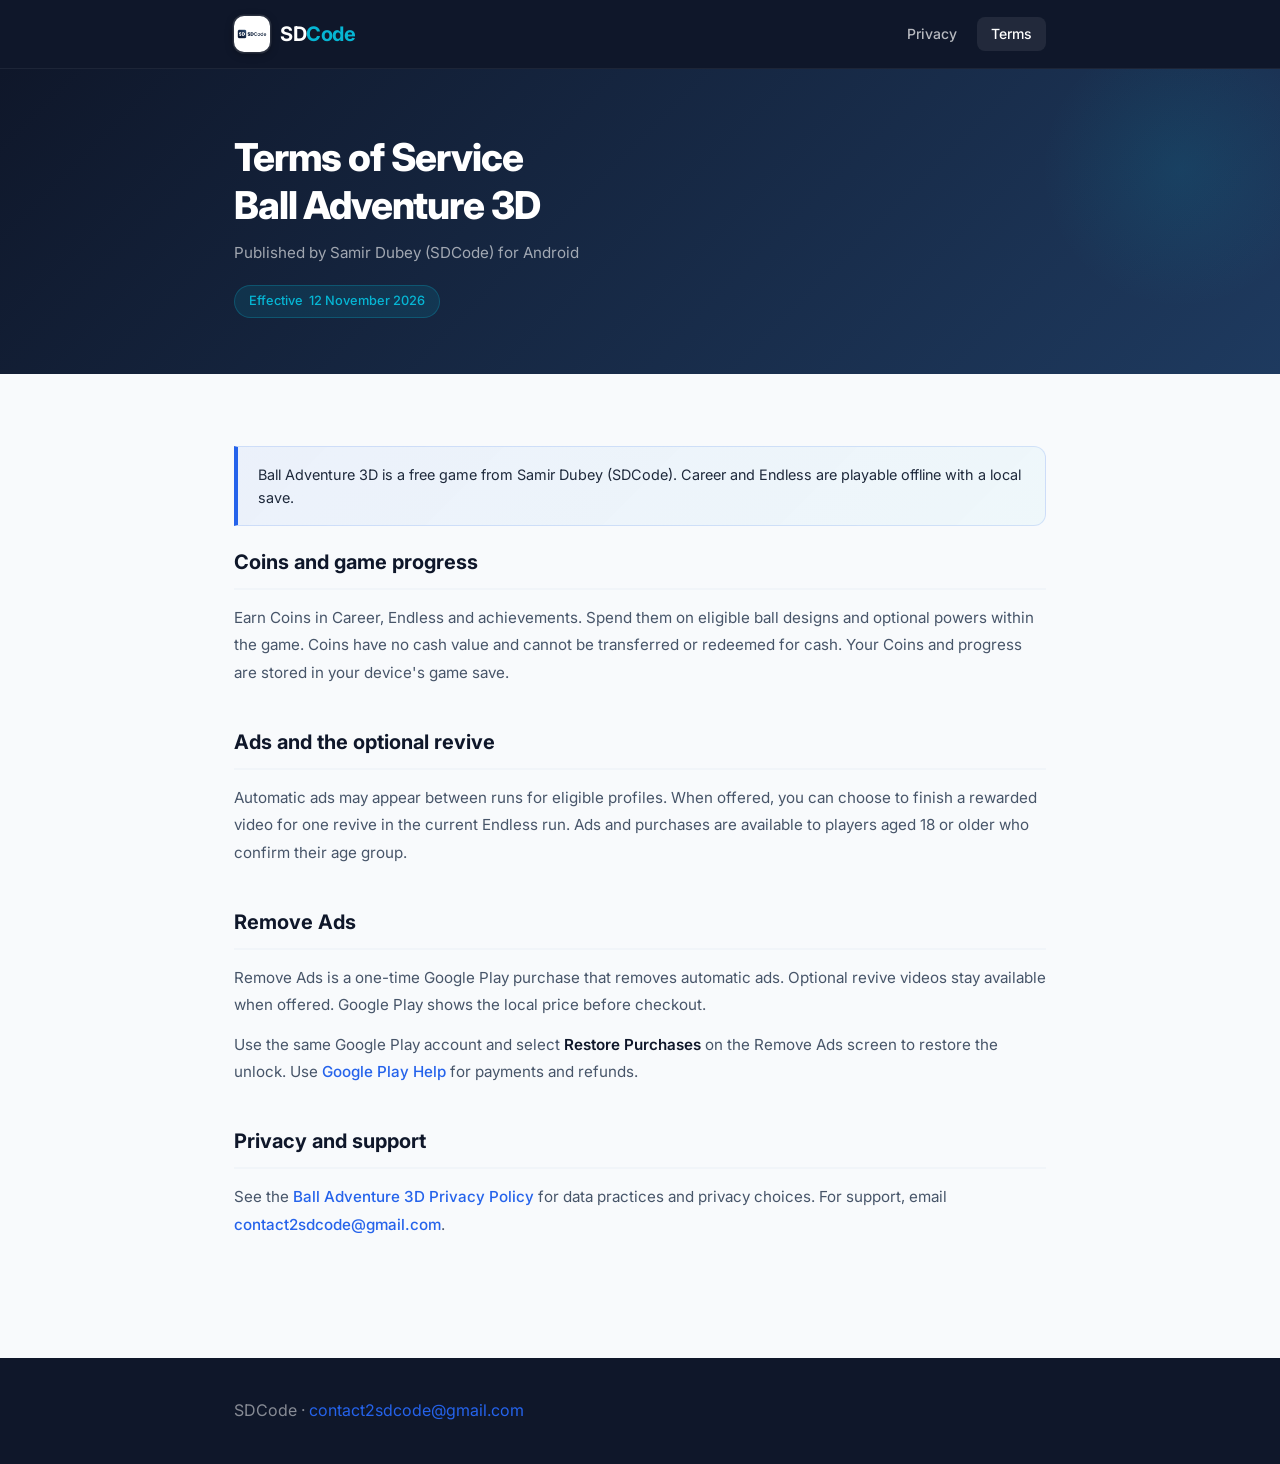
<file: terms-of-service/ball-adventure-3d/index.html>
<!doctype html>
<html lang="en">
<head>
  <meta charset="utf-8">
  <meta name="viewport" content="width=device-width, initial-scale=1">
  <title>Terms of Service | Ball Adventure 3D</title>
  <meta name="description" content="Terms of Service for Ball Adventure 3D, the Android game published by SDCode.">
  <link rel="canonical" href="https://sdcode-official.github.io/terms-of-service/ball-adventure-3d/">
  <link rel="icon" href="/assets/images/logo.png" type="image/png">
  <link rel="stylesheet" href="/assets/css/style.css">
</head>
<body>
  <header class="site-header">
    <div class="container">
      <a href="/" class="site-logo"><img src="/assets/images/logo.png" alt="" width="36" height="36"><span class="site-logo-text">SD<span>Code</span></span></a>
      <nav class="site-nav" aria-label="Ball Adventure 3D">
        <a href="/privacy-policy/ball-adventure-3d/">Privacy</a>
        <a href="/terms-of-service/ball-adventure-3d/" aria-current="page" class="active">Terms</a>
      </nav>
    </div>
  </header>
  <div class="policy-header">
    <div class="container">
      <h1>Terms of Service<br>Ball Adventure 3D</h1>
      <p>Published by Samir Dubey (SDCode) for Android</p>
      <p class="updated-date">Effective <time datetime="2026-11-12">12 November 2026</time></p>
    </div>
  </div>
  <main class="policy-body">
    <div class="container">
      <div class="info-box"><p>Ball Adventure 3D is a free game from Samir Dubey (SDCode). Career and Endless are playable offline with a local save.</p></div>
      <section class="policy-section">
        <h2>Coins and game progress</h2>
        <p>Earn Coins in Career, Endless and achievements. Spend them on eligible ball designs and optional powers within the game. Coins have no cash value and cannot be transferred or redeemed for cash. Your Coins and progress are stored in your device's game save.</p>
      </section>
      <section class="policy-section">
        <h2>Ads and the optional revive</h2>
        <p>Automatic ads may appear between runs for eligible profiles. When offered, you can choose to finish a rewarded video for one revive in the current Endless run. Ads and purchases are available to players aged 18 or older who confirm their age group.</p>
      </section>
      <section class="policy-section">
        <h2>Remove Ads</h2>
        <p>Remove Ads is a one-time Google Play purchase that removes automatic ads. Optional revive videos stay available when offered. Google Play shows the local price before checkout.</p>
        <p>Use the same Google Play account and select <strong>Restore Purchases</strong> on the Remove Ads screen to restore the unlock. Use <a href="https://support.google.com/googleplay/">Google Play Help</a> for payments and refunds.</p>
      </section>
      <section class="policy-section">
        <h2>Privacy and support</h2>
        <p>See the <a href="/privacy-policy/ball-adventure-3d/">Ball Adventure 3D Privacy Policy</a> for data practices and privacy choices. For support, email <a href="mailto:contact2sdcode@gmail.com">contact2sdcode@gmail.com</a>.</p>
      </section>
    </div>
  </main>
  <footer class="site-footer"><div class="container"><p>SDCode · <a href="mailto:contact2sdcode@gmail.com">contact2sdcode@gmail.com</a></p></div></footer>
</body>
</html>
</file>
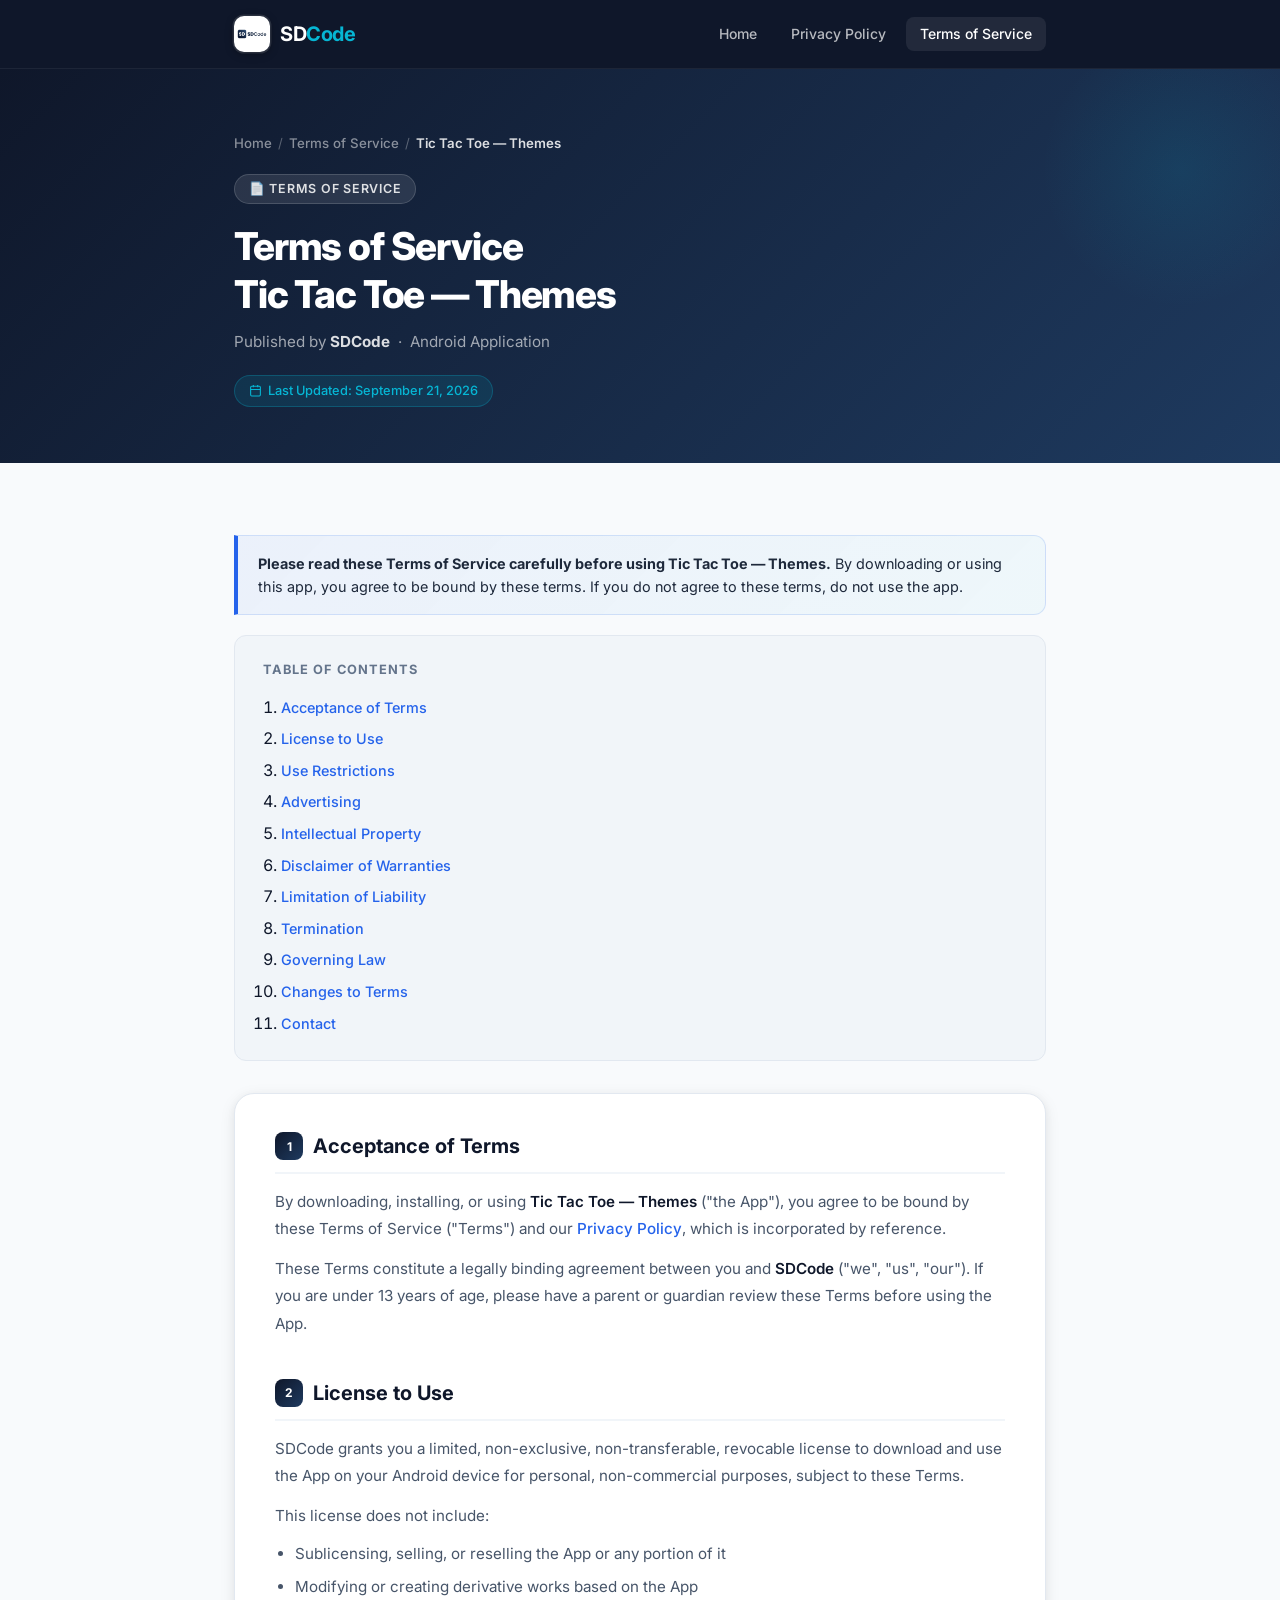
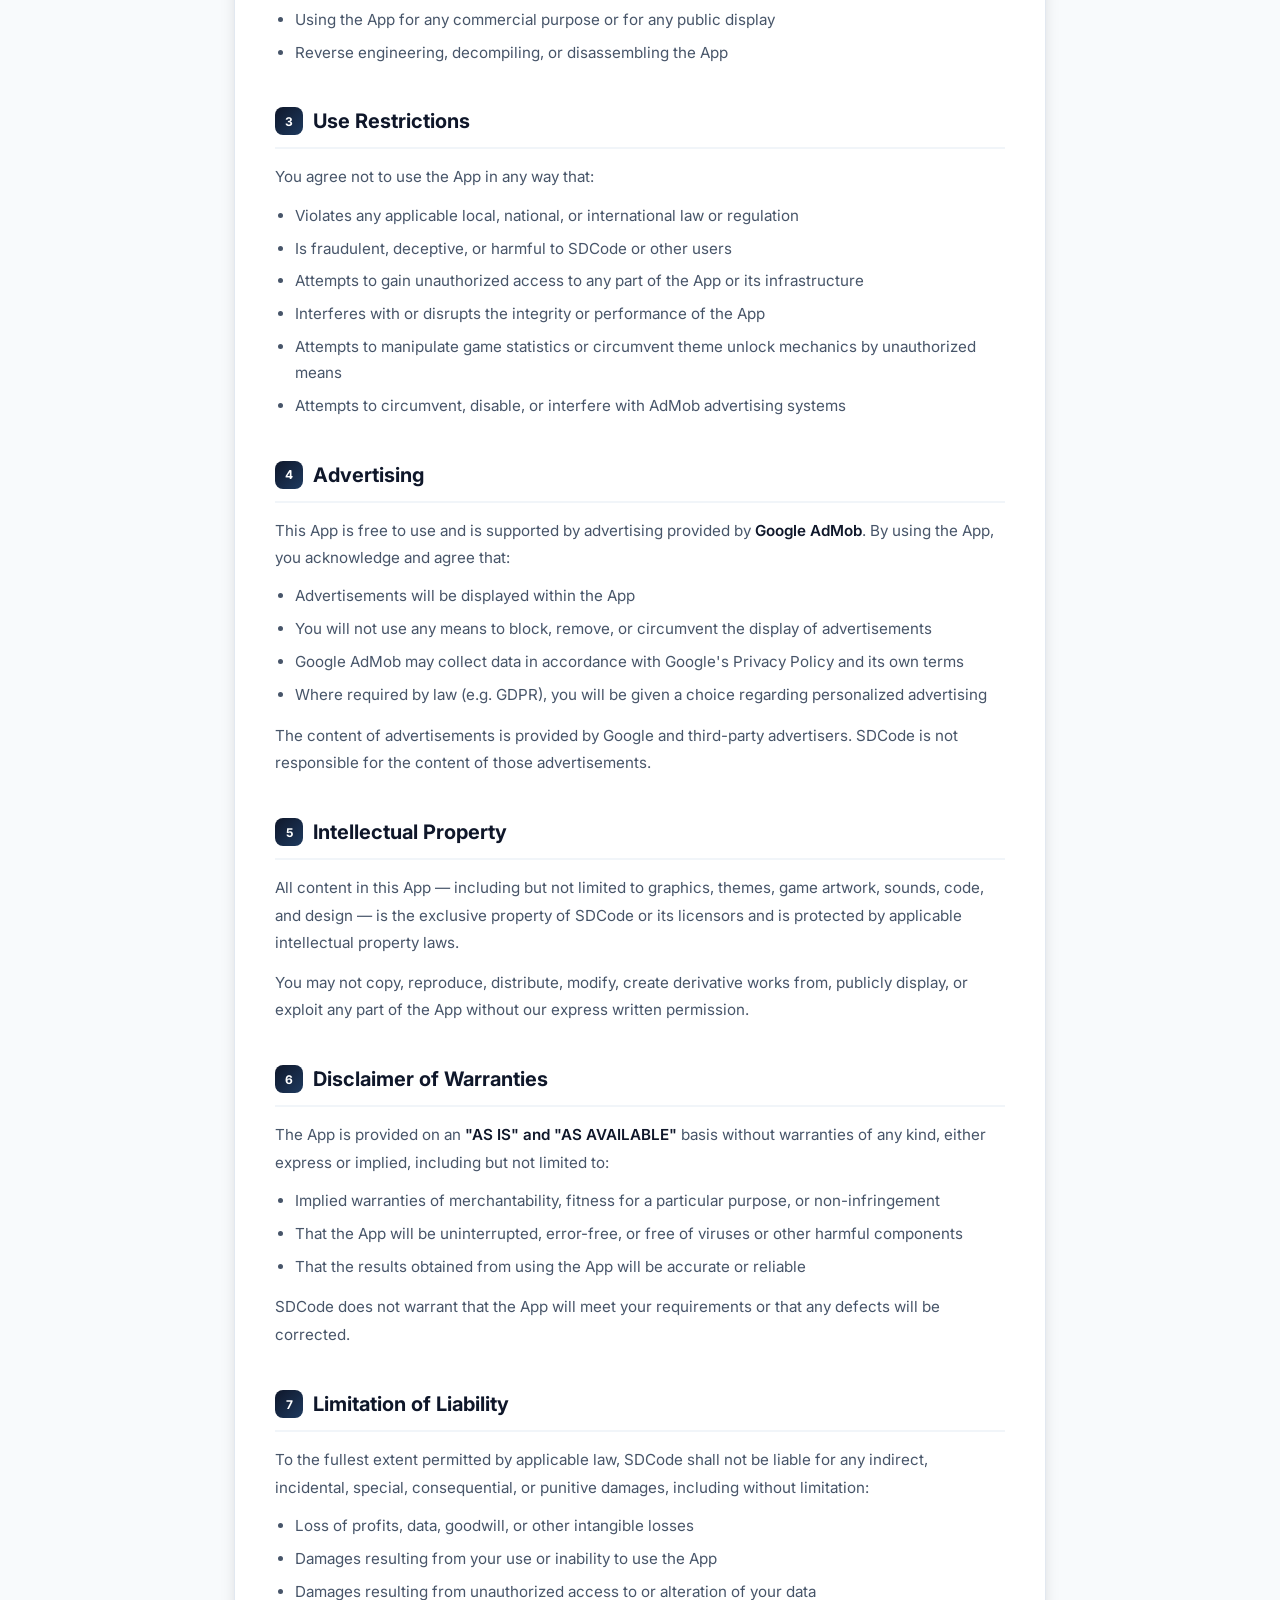
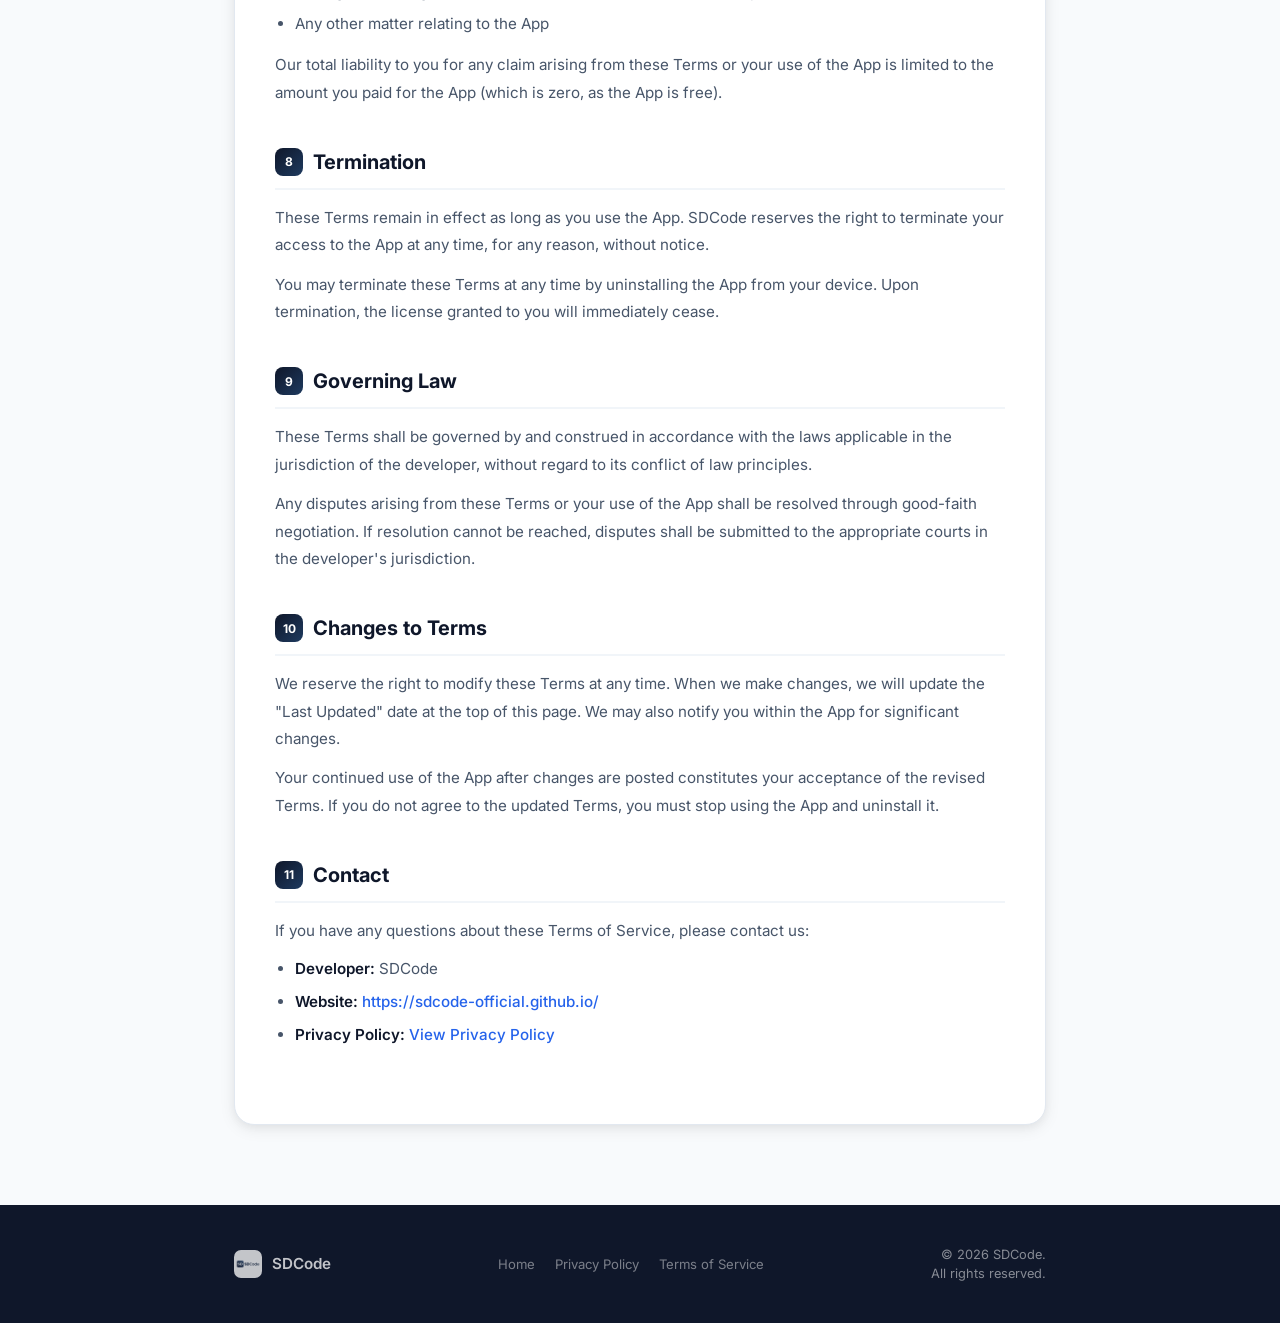
<file: terms-of-service/tic-tac-toe/index.html>
<!DOCTYPE html>
<html lang="en">
<head>
  <meta charset="UTF-8" />
  <meta name="viewport" content="width=device-width, initial-scale=1.0" />
  <title>Terms of Service — Tic Tac Toe Themes | SDCode</title>
  <meta name="description" content="Terms of Service for Tic Tac Toe — Themes by SDCode. Please read these terms before using the app." />
  <meta name="robots" content="index, follow" />
  <link rel="canonical" href="https://sdcode-official.github.io/terms-of-service/tic-tac-toe/" />

  <!-- Open Graph -->
  <meta property="og:type" content="website" />
  <meta property="og:url" content="https://sdcode-official.github.io/terms-of-service/tic-tac-toe/" />
  <meta property="og:title" content="Terms of Service — Tic Tac Toe Themes | SDCode" />
  <meta property="og:description" content="Terms of Service for Tic Tac Toe — Themes by SDCode." />

  <link rel="icon" type="image/png" href="/assets/images/logo.png" />
  <link rel="stylesheet" href="/assets/css/style.css" />
</head>
<body>

  <!-- ── Header ── -->
  <header class="site-header">
    <div class="container">
      <a href="/" class="site-logo">
        <img src="/assets/images/logo.png" alt="SDCode Logo" />
        <span class="site-logo-text">SD<span>Code</span></span>
      </a>
      <nav class="site-nav">
        <a href="/">Home</a>
        <a href="/privacy-policy/tic-tac-toe/">Privacy Policy</a>
        <a href="/terms-of-service/tic-tac-toe/" class="active">Terms of Service</a>
      </nav>
    </div>
  </header>

  <!-- ── Policy Header ── -->
  <section class="policy-header">
    <div class="container">
      <nav class="breadcrumb" style="margin-bottom:20px; padding:0;">
        <a href="/" style="color:rgba(255,255,255,0.5);">Home</a>
        <span class="sep" style="color:rgba(255,255,255,0.3);">/</span>
        <a href="/terms-of-service/tic-tac-toe/" style="color:rgba(255,255,255,0.5);">Terms of Service</a>
        <span class="sep" style="color:rgba(255,255,255,0.3);">/</span>
        <span class="current" style="color:rgba(255,255,255,0.85);">Tic Tac Toe — Themes</span>
      </nav>
      <div class="policy-badge">📄 Terms of Service</div>
      <h1>Terms of Service<br />Tic Tac Toe — Themes</h1>
      <p>Published by <strong style="color:rgba(255,255,255,0.85);">SDCode</strong> &nbsp;·&nbsp; Android Application</p>
      <div class="updated-date">
        <svg width="13" height="13" fill="none" stroke="currentColor" stroke-width="2" viewBox="0 0 24 24"><rect x="3" y="4" width="18" height="18" rx="2"/><path d="M16 2v4M8 2v4M3 10h18"/></svg>
        Last Updated: September 21, 2026
      </div>
    </div>
  </section>

  <!-- ── ToS Body ── -->
  <main class="policy-body">
    <div class="container">

      <div class="info-box">
        <p><strong>Please read these Terms of Service carefully before using Tic Tac Toe — Themes.</strong> By downloading or using this app, you agree to be bound by these terms. If you do not agree to these terms, do not use the app.</p>
      </div>

      <!-- Table of Contents -->
      <div class="policy-toc">
        <h3>Table of Contents</h3>
        <ol>
          <li><a href="#t1">Acceptance of Terms</a></li>
          <li><a href="#t2">License to Use</a></li>
          <li><a href="#t3">Use Restrictions</a></li>
          <li><a href="#t4">Advertising</a></li>
          <li><a href="#t5">Intellectual Property</a></li>
          <li><a href="#t6">Disclaimer of Warranties</a></li>
          <li><a href="#t7">Limitation of Liability</a></li>
          <li><a href="#t8">Termination</a></li>
          <li><a href="#t9">Governing Law</a></li>
          <li><a href="#t10">Changes to Terms</a></li>
          <li><a href="#t11">Contact</a></li>
        </ol>
      </div>

      <div class="card">

        <section class="policy-section" id="t1">
          <h2><span class="section-num">1</span> Acceptance of Terms</h2>
          <p>By downloading, installing, or using <strong>Tic Tac Toe — Themes</strong> ("the App"), you agree to be bound by these Terms of Service ("Terms") and our <a href="/privacy-policy/tic-tac-toe/">Privacy Policy</a>, which is incorporated by reference.</p>
          <p>These Terms constitute a legally binding agreement between you and <strong>SDCode</strong> ("we", "us", "our"). If you are under 13 years of age, please have a parent or guardian review these Terms before using the App.</p>
        </section>

        <section class="policy-section" id="t2">
          <h2><span class="section-num">2</span> License to Use</h2>
          <p>SDCode grants you a limited, non-exclusive, non-transferable, revocable license to download and use the App on your Android device for personal, non-commercial purposes, subject to these Terms.</p>
          <p>This license does not include:</p>
          <ul>
            <li>Sublicensing, selling, or reselling the App or any portion of it</li>
            <li>Modifying or creating derivative works based on the App</li>
            <li>Using the App for any commercial purpose or for any public display</li>
            <li>Reverse engineering, decompiling, or disassembling the App</li>
          </ul>
        </section>

        <section class="policy-section" id="t3">
          <h2><span class="section-num">3</span> Use Restrictions</h2>
          <p>You agree not to use the App in any way that:</p>
          <ul>
            <li>Violates any applicable local, national, or international law or regulation</li>
            <li>Is fraudulent, deceptive, or harmful to SDCode or other users</li>
            <li>Attempts to gain unauthorized access to any part of the App or its infrastructure</li>
            <li>Interferes with or disrupts the integrity or performance of the App</li>
            <li>Attempts to manipulate game statistics or circumvent theme unlock mechanics by unauthorized means</li>
            <li>Attempts to circumvent, disable, or interfere with AdMob advertising systems</li>
          </ul>
        </section>

        <section class="policy-section" id="t4">
          <h2><span class="section-num">4</span> Advertising</h2>
          <p>This App is free to use and is supported by advertising provided by <strong>Google AdMob</strong>. By using the App, you acknowledge and agree that:</p>
          <ul>
            <li>Advertisements will be displayed within the App</li>
            <li>You will not use any means to block, remove, or circumvent the display of advertisements</li>
            <li>Google AdMob may collect data in accordance with Google's Privacy Policy and its own terms</li>
            <li>Where required by law (e.g. GDPR), you will be given a choice regarding personalized advertising</li>
          </ul>
          <p>The content of advertisements is provided by Google and third-party advertisers. SDCode is not responsible for the content of those advertisements.</p>
        </section>

        <section class="policy-section" id="t5">
          <h2><span class="section-num">5</span> Intellectual Property</h2>
          <p>All content in this App — including but not limited to graphics, themes, game artwork, sounds, code, and design — is the exclusive property of SDCode or its licensors and is protected by applicable intellectual property laws.</p>
          <p>You may not copy, reproduce, distribute, modify, create derivative works from, publicly display, or exploit any part of the App without our express written permission.</p>
        </section>

        <section class="policy-section" id="t6">
          <h2><span class="section-num">6</span> Disclaimer of Warranties</h2>
          <p>The App is provided on an <strong>"AS IS" and "AS AVAILABLE"</strong> basis without warranties of any kind, either express or implied, including but not limited to:</p>
          <ul>
            <li>Implied warranties of merchantability, fitness for a particular purpose, or non-infringement</li>
            <li>That the App will be uninterrupted, error-free, or free of viruses or other harmful components</li>
            <li>That the results obtained from using the App will be accurate or reliable</li>
          </ul>
          <p>SDCode does not warrant that the App will meet your requirements or that any defects will be corrected.</p>
        </section>

        <section class="policy-section" id="t7">
          <h2><span class="section-num">7</span> Limitation of Liability</h2>
          <p>To the fullest extent permitted by applicable law, SDCode shall not be liable for any indirect, incidental, special, consequential, or punitive damages, including without limitation:</p>
          <ul>
            <li>Loss of profits, data, goodwill, or other intangible losses</li>
            <li>Damages resulting from your use or inability to use the App</li>
            <li>Damages resulting from unauthorized access to or alteration of your data</li>
            <li>Any other matter relating to the App</li>
          </ul>
          <p>Our total liability to you for any claim arising from these Terms or your use of the App is limited to the amount you paid for the App (which is zero, as the App is free).</p>
        </section>

        <section class="policy-section" id="t8">
          <h2><span class="section-num">8</span> Termination</h2>
          <p>These Terms remain in effect as long as you use the App. SDCode reserves the right to terminate your access to the App at any time, for any reason, without notice.</p>
          <p>You may terminate these Terms at any time by uninstalling the App from your device. Upon termination, the license granted to you will immediately cease.</p>
        </section>

        <section class="policy-section" id="t9">
          <h2><span class="section-num">9</span> Governing Law</h2>
          <p>These Terms shall be governed by and construed in accordance with the laws applicable in the jurisdiction of the developer, without regard to its conflict of law principles.</p>
          <p>Any disputes arising from these Terms or your use of the App shall be resolved through good-faith negotiation. If resolution cannot be reached, disputes shall be submitted to the appropriate courts in the developer's jurisdiction.</p>
        </section>

        <section class="policy-section" id="t10">
          <h2><span class="section-num">10</span> Changes to Terms</h2>
          <p>We reserve the right to modify these Terms at any time. When we make changes, we will update the "Last Updated" date at the top of this page. We may also notify you within the App for significant changes.</p>
          <p>Your continued use of the App after changes are posted constitutes your acceptance of the revised Terms. If you do not agree to the updated Terms, you must stop using the App and uninstall it.</p>
        </section>

        <section class="policy-section" id="t11">
          <h2><span class="section-num">11</span> Contact</h2>
          <p>If you have any questions about these Terms of Service, please contact us:</p>
          <ul>
            <li><strong>Developer:</strong> SDCode</li>
            <li><strong>Website:</strong> <a href="https://sdcode-official.github.io/">https://sdcode-official.github.io/</a></li>
            <li><strong>Privacy Policy:</strong> <a href="/privacy-policy/tic-tac-toe/">View Privacy Policy</a></li>
          </ul>
        </section>

      </div><!-- /card -->

    </div>
  </main>

  <!-- ── Footer ── -->
  <footer class="site-footer">
    <div class="container">
      <div class="footer-inner">
        <div class="footer-brand">
          <img src="/assets/images/logo.png" alt="SDCode" />
          <span class="footer-brand-name">SDCode</span>
        </div>
        <div class="footer-links">
          <a href="/">Home</a>
          <a href="/privacy-policy/tic-tac-toe/">Privacy Policy</a>
          <a href="/terms-of-service/tic-tac-toe/">Terms of Service</a>
        </div>
        <div class="footer-copy">
          &copy; <script>document.write(new Date().getFullYear())</script> SDCode.<br />All rights reserved.
        </div>
      </div>
    </div>
  </footer>

</body>
</html>
</file>
<file: assets/css/style.css>
/* ============================================================
   SDCode — GitHub Pages Global Stylesheet
   https://sdcode-official.github.io/
   ============================================================ */

@import url('https://fonts.googleapis.com/css2?family=Inter:wght@300;400;500;600;700;800&display=swap');

/* ── Reset & Base ─────────────────────────────────────────── */
*, *::before, *::after { box-sizing: border-box; margin: 0; padding: 0; }

:root {
  --navy:       #0f172a;
  --navy-mid:   #1e3a5f;
  --navy-soft:  #1e293b;
  --blue:       #2563eb;
  --blue-light: #3b82f6;
  --blue-glow:  rgba(37, 99, 235, 0.15);
  --accent:     #06b6d4;
  --white:      #ffffff;
  --off-white:  #f8fafc;
  --gray-100:   #f1f5f9;
  --gray-200:   #e2e8f0;
  --gray-400:   #94a3b8;
  --gray-600:   #475569;
  --gray-800:   #1e293b;
  --text:       #0f172a;
  --text-muted: #64748b;
  --radius:     12px;
  --radius-lg:  20px;
  --shadow-sm:  0 1px 3px rgba(0,0,0,.08), 0 1px 2px rgba(0,0,0,.06);
  --shadow:     0 4px 16px rgba(0,0,0,.08), 0 2px 8px rgba(0,0,0,.04);
  --shadow-lg:  0 20px 48px rgba(0,0,0,.12), 0 8px 24px rgba(0,0,0,.06);
  --transition: 0.2s cubic-bezier(0.4, 0, 0.2, 1);
}

html { scroll-behavior: smooth; font-size: 16px; }

body {
  font-family: 'Inter', -apple-system, BlinkMacSystemFont, 'Segoe UI', sans-serif;
  background: var(--off-white);
  color: var(--text);
  line-height: 1.6;
  min-height: 100vh;
  display: flex;
  flex-direction: column;
  -webkit-font-smoothing: antialiased;
}

img { max-width: 100%; height: auto; display: block; }
a  { color: var(--blue); text-decoration: none; transition: color var(--transition); }
a:hover { color: var(--blue-light); text-decoration: underline; }

/* ── Layout Utilities ─────────────────────────────────────── */
.container {
  width: 100%;
  max-width: 860px;
  margin: 0 auto;
  padding: 0 24px;
}

.container--wide {
  max-width: 1100px;
}

/* ── Header / Nav ─────────────────────────────────────────── */
.site-header {
  background: var(--navy);
  border-bottom: 1px solid rgba(255,255,255,0.06);
  position: sticky;
  top: 0;
  z-index: 100;
  backdrop-filter: blur(12px);
}

.site-header .container {
  display: flex;
  align-items: center;
  justify-content: space-between;
  height: 68px;
  gap: 16px;
}

.site-logo {
  display: flex;
  align-items: center;
  gap: 10px;
  text-decoration: none;
}

.site-logo img {
  height: 36px;
  width: auto;
  border-radius: 10px;
  box-shadow: 0 0 0 1.5px rgba(255,255,255,0.12), 0 2px 8px rgba(0,0,0,0.35);
}

.site-logo-text {
  font-size: 1.25rem;
  font-weight: 700;
  color: var(--white);
  letter-spacing: -0.02em;
}

.site-logo-text span {
  color: var(--accent);
}

.site-nav {
  display: flex;
  align-items: center;
  gap: 6px;
}

.site-nav a {
  color: rgba(255,255,255,0.7);
  font-size: 0.875rem;
  font-weight: 500;
  padding: 6px 14px;
  border-radius: 8px;
  text-decoration: none;
  transition: all var(--transition);
  white-space: nowrap;
}

.site-nav a:hover,
.site-nav a.active {
  color: var(--white);
  background: rgba(255,255,255,0.08);
}

/* ── Hero Section ─────────────────────────────────────────── */
.hero {
  background: linear-gradient(135deg, var(--navy) 0%, var(--navy-mid) 60%, #0c2461 100%);
  padding: 80px 0 72px;
  position: relative;
  overflow: hidden;
}

.hero::before {
  content: '';
  position: absolute;
  top: -60px; right: -60px;
  width: 360px; height: 360px;
  background: radial-gradient(circle, rgba(6,182,212,0.12) 0%, transparent 70%);
  pointer-events: none;
}

.hero::after {
  content: '';
  position: absolute;
  bottom: -80px; left: -40px;
  width: 300px; height: 300px;
  background: radial-gradient(circle, rgba(37,99,235,0.15) 0%, transparent 70%);
  pointer-events: none;
}

.hero-badge {
  display: inline-flex;
  align-items: center;
  gap: 6px;
  background: rgba(6,182,212,0.15);
  border: 1px solid rgba(6,182,212,0.3);
  color: var(--accent);
  font-size: 0.8rem;
  font-weight: 600;
  padding: 4px 12px;
  border-radius: 999px;
  margin-bottom: 20px;
  letter-spacing: 0.05em;
  text-transform: uppercase;
}

.hero h1 {
  font-size: clamp(2rem, 5vw, 3rem);
  font-weight: 800;
  color: var(--white);
  line-height: 1.2;
  letter-spacing: -0.03em;
  margin-bottom: 16px;
}

.hero h1 span { color: var(--accent); }

.hero p {
  font-size: 1.1rem;
  color: rgba(255,255,255,0.65);
  max-width: 520px;
  margin-bottom: 32px;
  line-height: 1.7;
}

.hero-meta {
  display: flex;
  align-items: center;
  gap: 24px;
  flex-wrap: wrap;
}

.hero-meta-item {
  display: flex;
  align-items: center;
  gap: 8px;
  color: rgba(255,255,255,0.55);
  font-size: 0.85rem;
}

.hero-meta-item svg {
  flex-shrink: 0;
  opacity: 0.7;
}

/* ── Page Content Area ────────────────────────────────────── */
.page-content {
  flex: 1;
  padding: 56px 0 80px;
}

/* ── Cards ────────────────────────────────────────────────── */
.card {
  background: var(--white);
  border: 1px solid var(--gray-200);
  border-radius: var(--radius-lg);
  padding: 36px 40px;
  box-shadow: var(--shadow);
  margin-bottom: 24px;
}

.card:last-child { margin-bottom: 0; }

/* ── App Cards Grid (homepage) ────────────────────────────── */
.apps-grid {
  display: grid;
  grid-template-columns: repeat(auto-fill, minmax(300px, 1fr));
  gap: 20px;
  margin-top: 40px;
}

/* Single app — constrain card width so it doesn't stretch full page */
.apps-grid--single {
  grid-template-columns: minmax(300px, 420px);
}

.app-card {
  background: var(--white);
  border: 1px solid var(--gray-200);
  border-radius: var(--radius-lg);
  padding: 28px;
  box-shadow: var(--shadow-sm);
  transition: all var(--transition);
  text-decoration: none;
  color: inherit;
  display: flex;
  flex-direction: column;
  gap: 16px;
}

.app-card:hover {
  transform: translateY(-3px);
  box-shadow: var(--shadow-lg);
  border-color: var(--blue-light);
  text-decoration: none;
  color: inherit;
}

.app-card-icon {
  width: 56px;
  height: 56px;
  background: linear-gradient(135deg, var(--navy) 0%, var(--navy-mid) 100%);
  border-radius: 14px;
  display: flex;
  align-items: center;
  justify-content: center;
  font-size: 1.75rem;
  flex-shrink: 0;
}

.app-card-name {
  font-size: 1.1rem;
  font-weight: 700;
  color: var(--text);
  margin-bottom: 4px;
}

.app-card-desc {
  font-size: 0.875rem;
  color: var(--text-muted);
  line-height: 1.5;
}

.app-card-links {
  display: flex;
  gap: 10px;
  flex-wrap: wrap;
  margin-top: auto;
}

.link-pill {
  display: inline-flex;
  align-items: center;
  gap: 5px;
  font-size: 0.78rem;
  font-weight: 600;
  padding: 5px 12px;
  border-radius: 999px;
  border: 1.5px solid var(--gray-200);
  color: var(--text-muted);
  text-decoration: none;
  transition: all var(--transition);
}

.link-pill:hover {
  border-color: var(--blue);
  color: var(--blue);
  background: var(--blue-glow);
  text-decoration: none;
}

/* ── Section Heading ──────────────────────────────────────── */
.section-heading {
  font-size: 0.72rem;
  font-weight: 700;
  letter-spacing: 0.1em;
  text-transform: uppercase;
  color: var(--blue);
  margin-bottom: 8px;
}

.section-title {
  font-size: 1.75rem;
  font-weight: 800;
  color: var(--text);
  letter-spacing: -0.02em;
  margin-bottom: 12px;
}

.section-subtitle {
  font-size: 1rem;
  color: var(--text-muted);
  line-height: 1.6;
}

/* ── Policy / ToS Content Styles ──────────────────────────── */
.policy-header {
  background: linear-gradient(135deg, var(--navy) 0%, var(--navy-mid) 100%);
  padding: 64px 0 56px;
  position: relative;
  overflow: hidden;
}

.policy-header::before {
  content: '';
  position: absolute;
  top: -40px; right: -40px;
  width: 280px; height: 280px;
  background: radial-gradient(circle, rgba(6,182,212,0.1) 0%, transparent 70%);
}

.policy-badge {
  display: inline-flex;
  align-items: center;
  gap: 6px;
  background: rgba(255,255,255,0.1);
  border: 1px solid rgba(255,255,255,0.15);
  color: rgba(255,255,255,0.85);
  font-size: 0.78rem;
  font-weight: 600;
  padding: 4px 14px;
  border-radius: 999px;
  margin-bottom: 18px;
  letter-spacing: 0.06em;
  text-transform: uppercase;
}

.policy-header h1 {
  font-size: clamp(1.6rem, 4vw, 2.4rem);
  font-weight: 800;
  color: var(--white);
  letter-spacing: -0.03em;
  margin-bottom: 12px;
  line-height: 1.25;
}

.policy-header p {
  font-size: 0.95rem;
  color: rgba(255,255,255,0.6);
}

.policy-header .updated-date {
  margin-top: 20px;
  display: inline-flex;
  align-items: center;
  gap: 6px;
  background: rgba(6,182,212,0.12);
  border: 1px solid rgba(6,182,212,0.25);
  color: var(--accent);
  font-size: 0.8rem;
  font-weight: 500;
  padding: 5px 14px;
  border-radius: 999px;
}

.policy-body {
  flex: 1;
  padding: 52px 0 80px;
}

.policy-toc {
  background: var(--gray-100);
  border: 1px solid var(--gray-200);
  border-radius: var(--radius);
  padding: 24px 28px;
  margin-bottom: 32px;
}

.policy-toc h3 {
  font-size: 0.8rem;
  font-weight: 700;
  letter-spacing: 0.08em;
  text-transform: uppercase;
  color: var(--text-muted);
  margin-bottom: 14px;
}

.policy-toc ol {
  padding-left: 18px;
  display: flex;
  flex-direction: column;
  gap: 6px;
}

.policy-toc li a {
  font-size: 0.9rem;
  color: var(--blue);
  font-weight: 500;
  text-decoration: none;
}

.policy-toc li a:hover { text-decoration: underline; }

.policy-section {
  margin-bottom: 40px;
  scroll-margin-top: 88px;
}

.policy-section h2 {
  font-size: 1.25rem;
  font-weight: 700;
  color: var(--text);
  margin-bottom: 14px;
  padding-bottom: 10px;
  border-bottom: 2px solid var(--gray-100);
  display: flex;
  align-items: center;
  gap: 10px;
}

.policy-section h2 .section-num {
  display: inline-flex;
  align-items: center;
  justify-content: center;
  width: 28px;
  height: 28px;
  background: linear-gradient(135deg, var(--navy) 0%, var(--navy-mid) 100%);
  color: var(--white);
  font-size: 0.75rem;
  font-weight: 700;
  border-radius: 8px;
  flex-shrink: 0;
}

.policy-section p {
  font-size: 0.95rem;
  color: var(--gray-600);
  line-height: 1.8;
  margin-bottom: 12px;
}

.policy-section ul, .policy-section ol {
  padding-left: 20px;
  margin-bottom: 14px;
  display: flex;
  flex-direction: column;
  gap: 7px;
}

.policy-section li {
  font-size: 0.95rem;
  color: var(--gray-600);
  line-height: 1.7;
}

.policy-section strong { color: var(--text); font-weight: 600; }

.policy-section a {
  color: var(--blue);
  font-weight: 500;
}

.info-box {
  background: linear-gradient(135deg, rgba(37,99,235,0.06) 0%, rgba(6,182,212,0.04) 100%);
  border: 1px solid rgba(37,99,235,0.15);
  border-left: 4px solid var(--blue);
  border-radius: 0 var(--radius) var(--radius) 0;
  padding: 16px 20px;
  margin: 20px 0;
}

.info-box p {
  margin: 0;
  font-size: 0.9rem;
  color: var(--navy-soft);
}

.contact-box {
  background: linear-gradient(135deg, var(--navy) 0%, var(--navy-mid) 100%);
  border-radius: var(--radius-lg);
  padding: 32px 36px;
  text-align: center;
  margin-top: 48px;
}

.contact-box h3 {
  font-size: 1.2rem;
  font-weight: 700;
  color: var(--white);
  margin-bottom: 8px;
}

.contact-box p {
  font-size: 0.9rem;
  color: rgba(255,255,255,0.6);
  margin-bottom: 20px;
}

.contact-box a.btn-contact {
  display: inline-flex;
  align-items: center;
  gap: 8px;
  background: var(--accent);
  color: var(--navy);
  font-weight: 700;
  font-size: 0.9rem;
  padding: 10px 24px;
  border-radius: 999px;
  text-decoration: none;
  transition: all var(--transition);
}

.contact-box a.btn-contact:hover {
  background: #22d3ee;
  transform: scale(1.03);
  text-decoration: none;
}

/* ── Breadcrumb ───────────────────────────────────────────── */
.breadcrumb {
  display: flex;
  align-items: center;
  gap: 6px;
  padding: 14px 0;
  font-size: 0.83rem;
  color: var(--text-muted);
  flex-wrap: wrap;
}

.breadcrumb a {
  color: var(--text-muted);
  text-decoration: none;
  font-weight: 500;
}

.breadcrumb a:hover { color: var(--blue); }

.breadcrumb .sep {
  color: var(--gray-400);
  user-select: none;
}

.breadcrumb .current {
  color: var(--text);
  font-weight: 600;
}

/* ── Footer ───────────────────────────────────────────────── */
.site-footer {
  background: var(--navy);
  color: rgba(255,255,255,0.5);
  padding: 40px 0;
  margin-top: auto;
}

.footer-inner {
  display: flex;
  align-items: center;
  justify-content: space-between;
  gap: 20px;
  flex-wrap: wrap;
}

.footer-brand {
  display: flex;
  align-items: center;
  gap: 10px;
}

.footer-brand img {
  height: 28px;
  border-radius: 7px;
  opacity: 0.75;
}

.footer-brand-name {
  font-size: 0.95rem;
  font-weight: 600;
  color: rgba(255,255,255,0.75);
}

.footer-copy {
  font-size: 0.8rem;
  line-height: 1.5;
  text-align: right;
}

.footer-links {
  display: flex;
  gap: 20px;
  flex-wrap: wrap;
}

.footer-links a {
  color: rgba(255,255,255,0.45);
  font-size: 0.82rem;
  text-decoration: none;
  transition: color var(--transition);
}

.footer-links a:hover { color: rgba(255,255,255,0.85); text-decoration: none; }

/* ── Responsive ───────────────────────────────────────────── */
@media (max-width: 640px) {
  .card { padding: 24px 20px; }
  .hero { padding: 56px 0 48px; }
  .hero h1 { font-size: 1.8rem; }
  .policy-header { padding: 48px 0 40px; }
  .apps-grid { grid-template-columns: 1fr; }
  .footer-inner { flex-direction: column; align-items: flex-start; }
  .footer-copy { text-align: left; }
  .site-nav { display: none; }
  .contact-box { padding: 24px 20px; }
}
</file>
